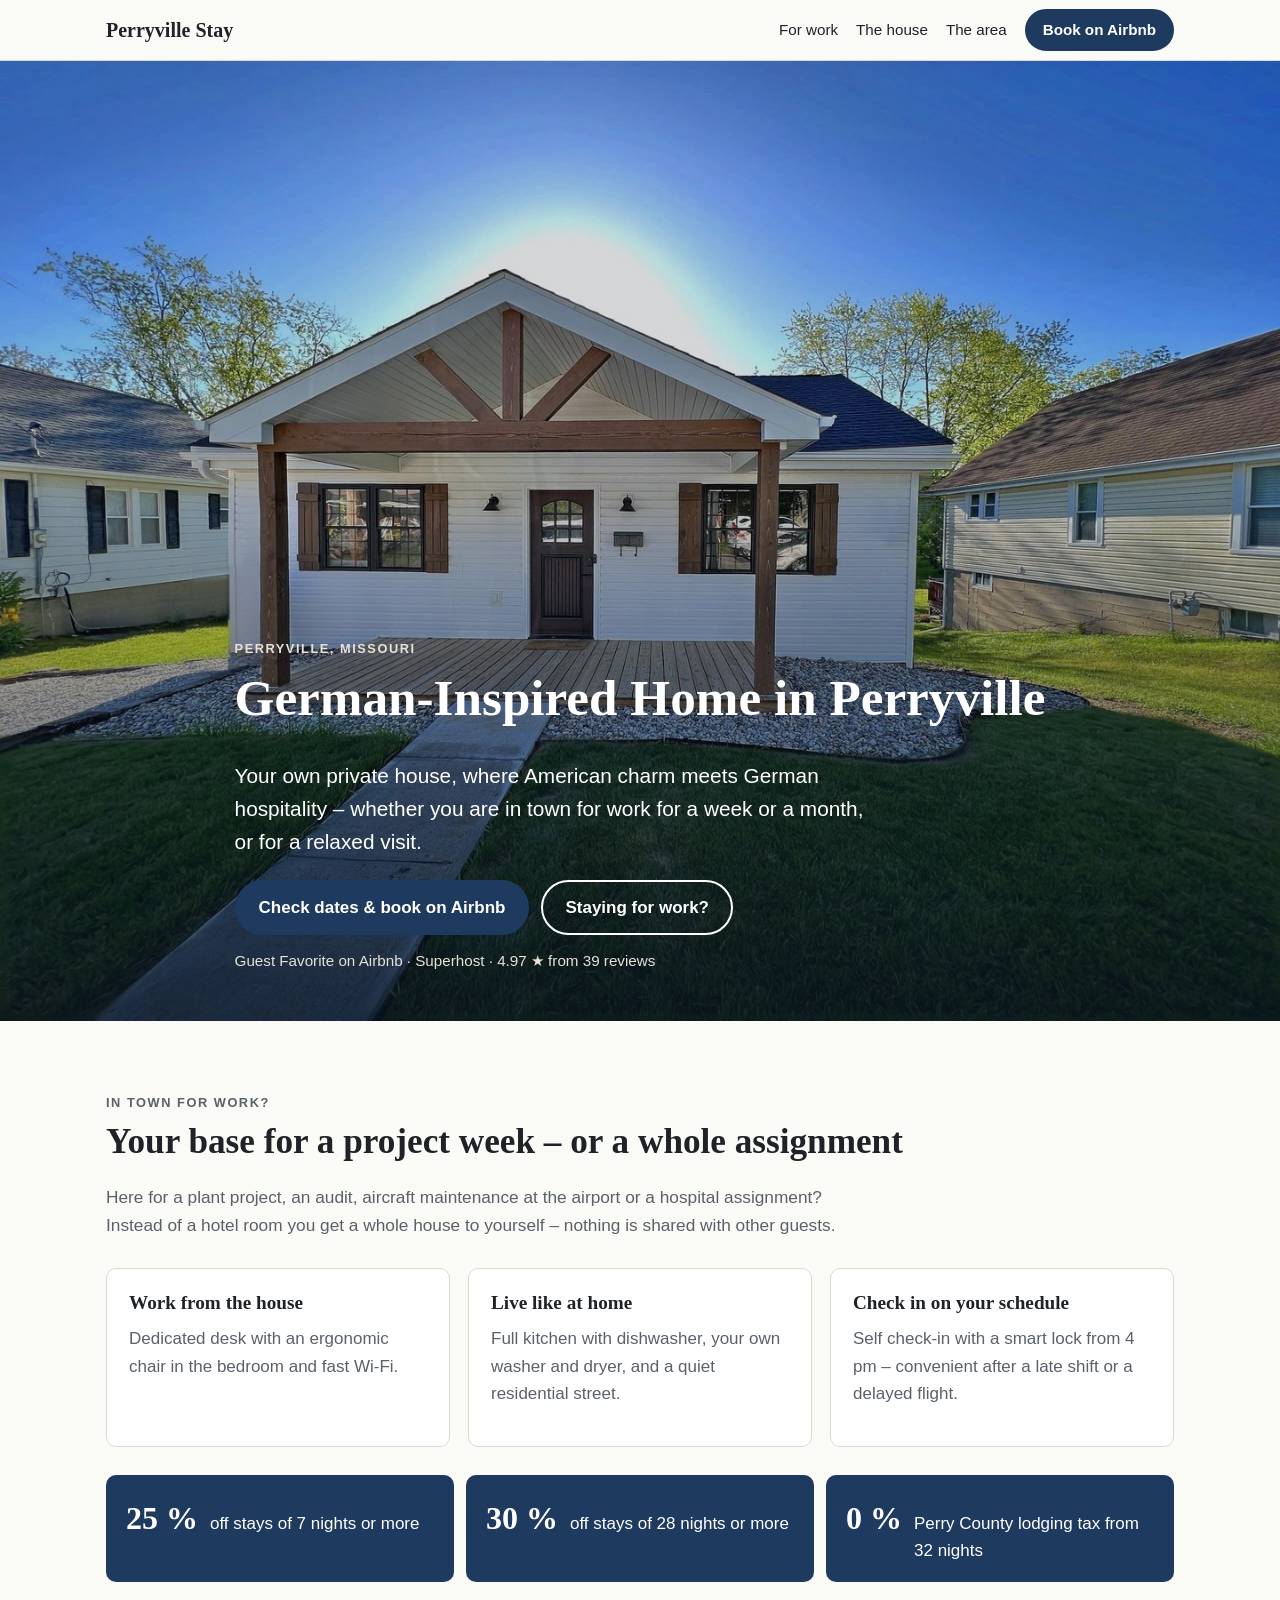
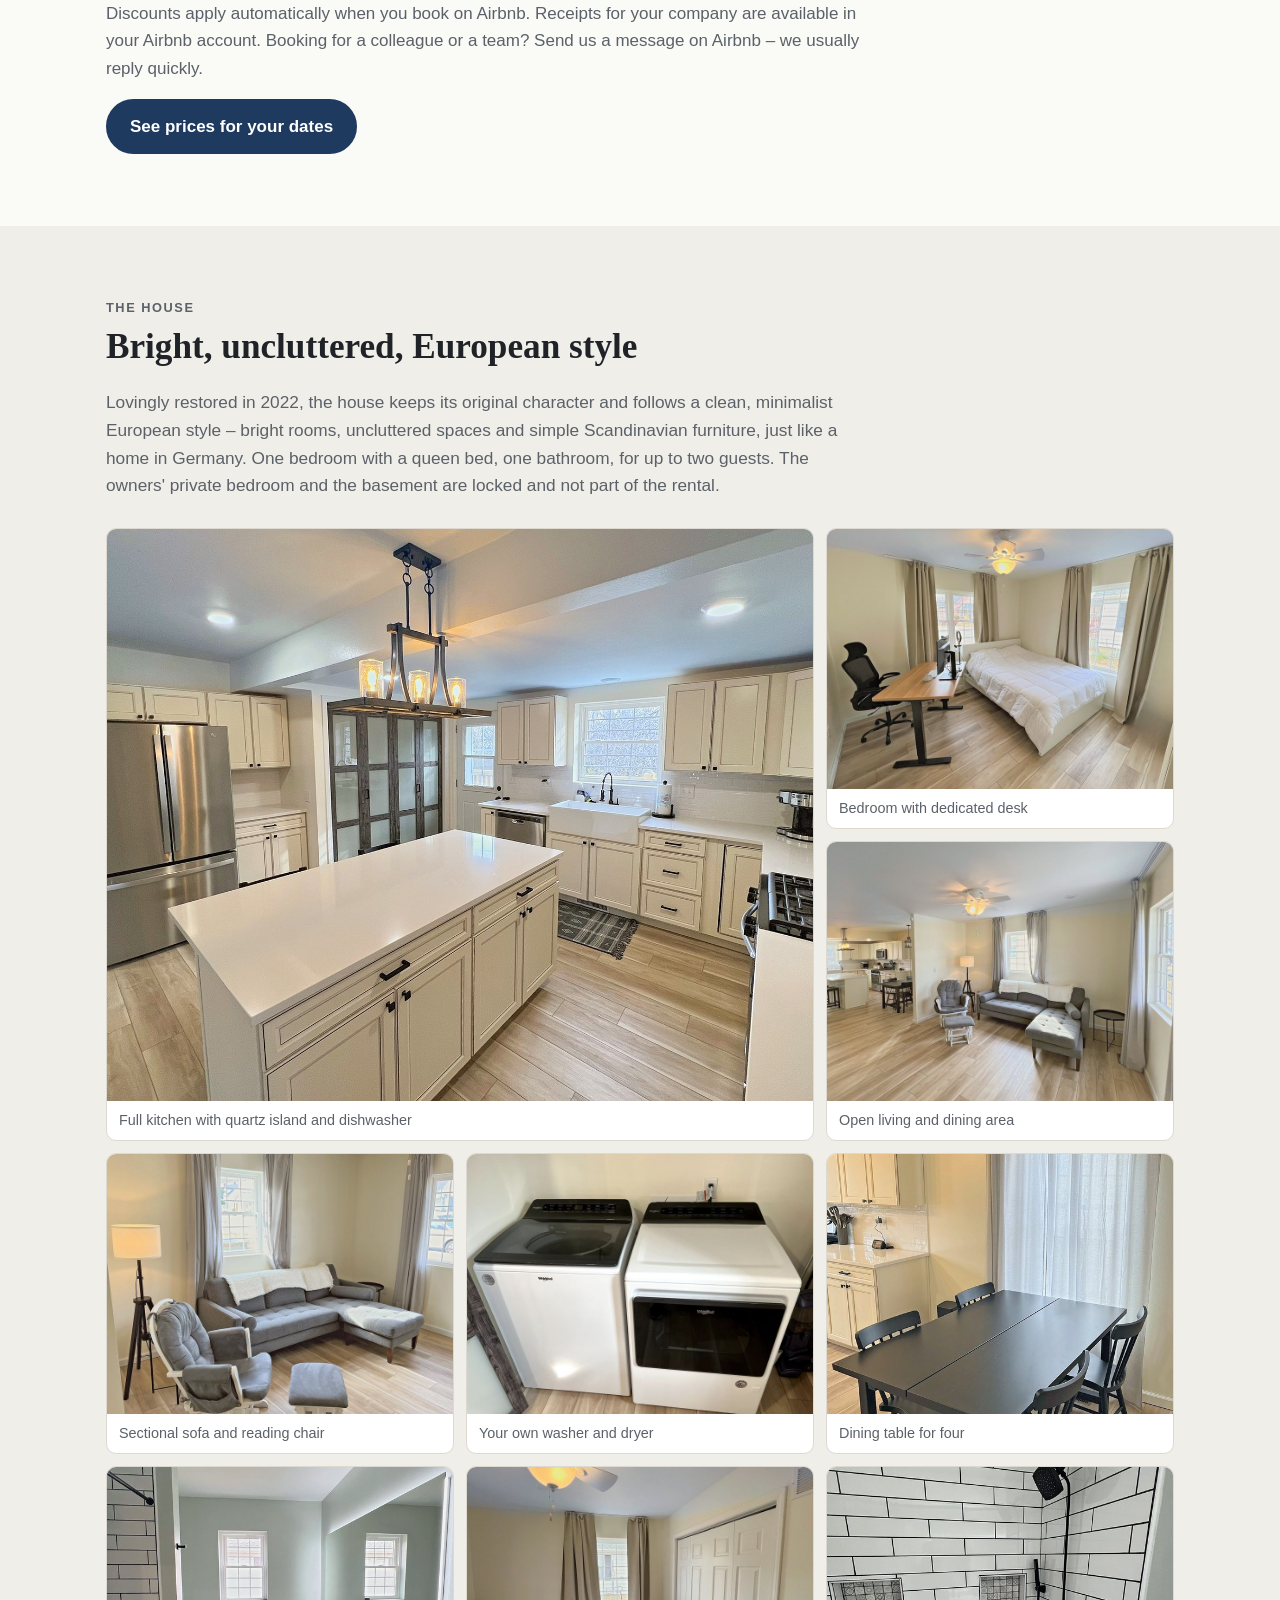
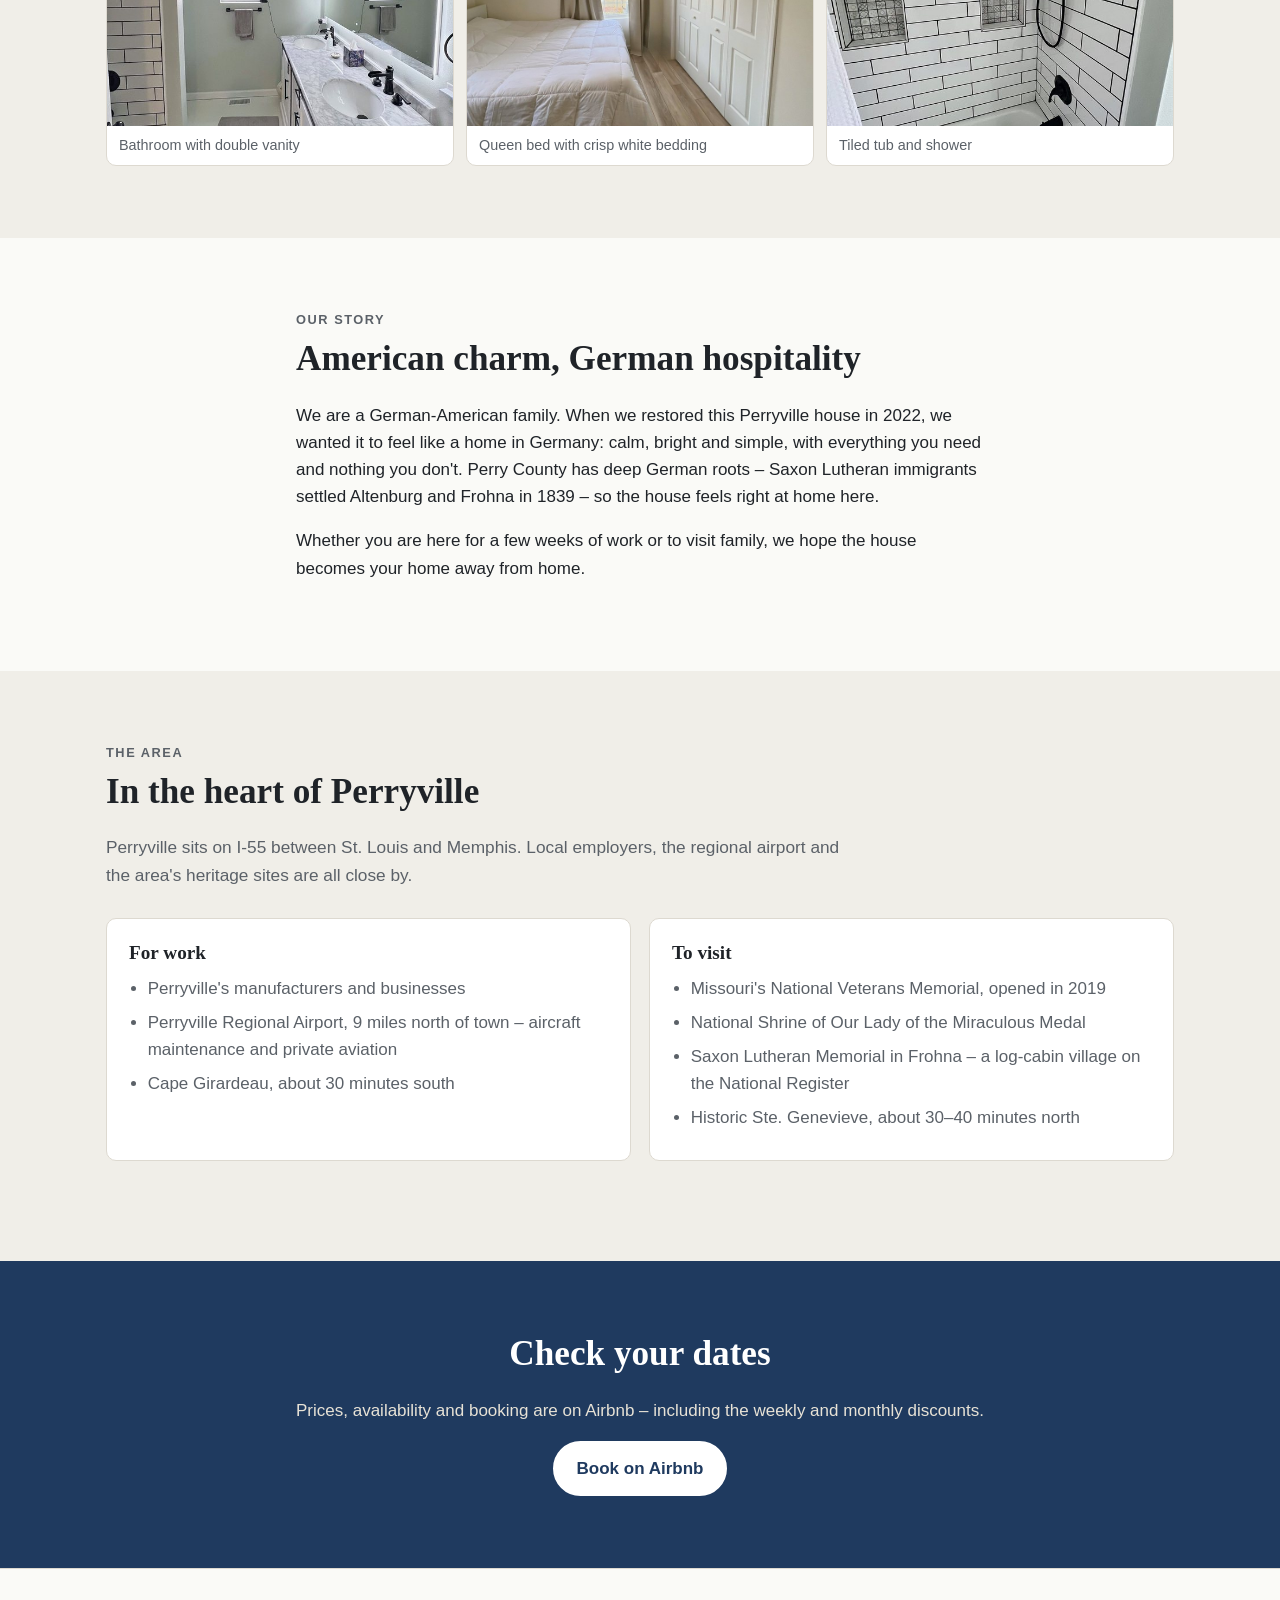
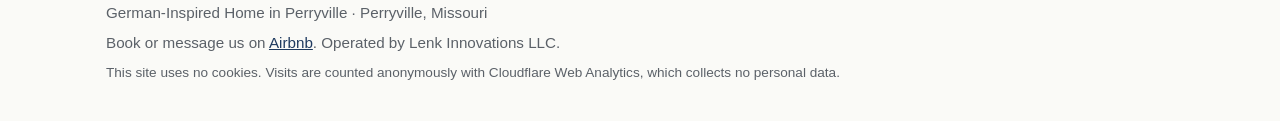
<file: index.html>
<!doctype html>
<html lang="en">
<head>
  <meta charset="utf-8">
  <meta name="viewport" content="width=device-width, initial-scale=1">
  <title>German-Inspired Home in Perryville, Missouri – Perryville Stay</title>
  <meta name="description" content="Your own private house in Perryville, Missouri – ideal if you are in town for work for a week or a month. Dedicated desk, fast Wi-Fi, washer and dryer, full kitchen. Weekly 25 % and monthly 30 % off. Book on Airbnb.">
  <link rel="canonical" href="https://perryvillestay.com/">
  <link rel="icon" href="/favicon.svg" type="image/svg+xml">
  <link rel="stylesheet" href="/styles.css">
  <meta property="og:type" content="website">
  <meta property="og:title" content="German-Inspired Home in Perryville, Missouri">
  <meta property="og:description" content="In town for work? Stay in a furnished house in Perryville – by the week or month. Weekly 25 % and monthly 30 % off – book on Airbnb.">
  <meta property="og:url" content="https://perryvillestay.com/">
  <meta property="og:image" content="https://perryvillestay.com/images/house.jpg">
  <script type="application/ld+json">
  {
    "@context": "https://schema.org",
    "@type": "VacationRental",
    "name": "German-Inspired Home in Perryville",
    "description": "Entire private house in Perryville, Missouri, for work trips and visits: dedicated desk, fast Wi-Fi, washer and dryer, full kitchen, self check-in.",
    "url": "https://perryvillestay.com/",
    "image": ["https://perryvillestay.com/images/house.jpg", "https://perryvillestay.com/images/kitchen.jpg"],
    "address": {"@type": "PostalAddress", "addressLocality": "Perryville", "addressRegion": "MO", "addressCountry": "US"},
    "containsPlace": {"@type": "Accommodation", "additionalType": "EntirePlace", "numberOfBedrooms": 1, "numberOfBathroomsTotal": 1, "occupancy": {"@type": "QuantitativeValue", "maxValue": 2}},
    "sameAs": ["https://www.airbnb.com/rooms/886866055139580236"]
  }
  </script>
</head>
<body>
  <a class="skip" href="#main">Skip to content</a>

  <header class="topbar">
    <div class="wrap topbar__inner">
      <a class="brand" href="/">Perryville Stay</a>
      <nav class="nav" aria-label="Main">
        <a href="#work">For work</a>
        <a href="#house">The house</a>
        <a href="#area">The area</a>
        <a class="btn btn--small" href="https://www.airbnb.com/rooms/886866055139580236" rel="noopener">Book on Airbnb</a>
      </nav>
    </div>
  </header>

  <main id="main">
    <section class="hero">
      <img class="hero__img" src="/images/house.jpg" srcset="/images/house-800.jpg 800w, /images/house.jpg 1440w" sizes="100vw" alt="White house with a timber-framed front porch on a quiet street in Perryville" fetchpriority="high">
      <div class="hero__overlay">
        <div class="wrap hero__text">
          <p class="eyebrow">Perryville, Missouri</p>
          <h1>German-Inspired Home in Perryville</h1>
          <p class="lead">Your own private house, where American charm meets German hospitality – whether you are in town for work for a week or a month, or for a relaxed visit.</p>
          <div class="cta-row">
            <a class="btn" href="https://www.airbnb.com/rooms/886866055139580236" rel="noopener">Check dates &amp; book on Airbnb</a>
            <a class="btn btn--ghost" href="#work">Staying for work?</a>
          </div>
          <p class="badges">Guest Favorite on Airbnb · Superhost · 4.97 ★ from 39 reviews</p>
        </div>
      </div>
    </section>

    <section id="work" class="section">
      <div class="wrap">
        <p class="eyebrow">In town for work?</p>
        <h2>Your base for a project week – or a whole assignment</h2>
        <p class="intro">Here for a plant project, an audit, aircraft maintenance at the airport or a hospital assignment? Instead of a hotel room you get a whole house to yourself – nothing is shared with other guests.</p>
        <div class="grid grid--3">
          <article class="card">
            <h3>Work from the house</h3>
            <p>Dedicated desk with an ergonomic chair in the bedroom and fast Wi-Fi.</p>
          </article>
          <article class="card">
            <h3>Live like at home</h3>
            <p>Full kitchen with dishwasher, your own washer and dryer, and a quiet residential street.</p>
          </article>
          <article class="card">
            <h3>Check in on your schedule</h3>
            <p>Self check-in with a smart lock from 4 pm – convenient after a late shift or a delayed flight.</p>
          </article>
        </div>
        <div class="offer">
          <div class="offer__item"><span class="offer__num">25&nbsp;%</span><span>off stays of 7 nights or more</span></div>
          <div class="offer__item"><span class="offer__num">30&nbsp;%</span><span>off stays of 28 nights or more</span></div>
          <div class="offer__item"><span class="offer__num">0&nbsp;%</span><span>Perry County lodging tax from 32 nights</span></div>
        </div>
        <p class="note">Discounts apply automatically when you book on Airbnb. Receipts for your company are available in your Airbnb account. Booking for a colleague or a team? Send us a message on Airbnb – we usually reply quickly.</p>
        <a class="btn" href="https://www.airbnb.com/rooms/886866055139580236" rel="noopener">See prices for your dates</a>
      </div>
    </section>

    <section id="house" class="section section--alt">
      <div class="wrap">
        <p class="eyebrow">The house</p>
        <h2>Bright, uncluttered, European style</h2>
        <p class="intro">Lovingly restored in 2022, the house keeps its original character and follows a clean, minimalist European style – bright rooms, uncluttered spaces and simple Scandinavian furniture, just like a home in Germany. One bedroom with a queen bed, one bathroom, for up to two guests. The owners' private bedroom and the basement are locked and not part of the rental.</p>
        <div class="gallery">
          <figure class="gallery__wide"><img src="/images/kitchen.jpg" srcset="/images/kitchen-800.jpg 800w, /images/kitchen.jpg 1440w" sizes="(min-width: 900px) 66vw, 100vw" alt="Kitchen with white cabinets, quartz island and stainless appliances" loading="lazy"><figcaption>Full kitchen with quartz island and dishwasher</figcaption></figure>
          <figure><img src="/images/bedroom-desk-800.jpg" alt="Bedroom with queen bed and a desk with an ergonomic chair" loading="lazy"><figcaption>Bedroom with dedicated desk</figcaption></figure>
          <figure><img src="/images/living-dining-800.jpg" alt="Open living and dining area with sectional sofa" loading="lazy"><figcaption>Open living and dining area</figcaption></figure>
          <figure><img src="/images/living-room-800.jpg" alt="Living room with sectional sofa and reading chair" loading="lazy"><figcaption>Sectional sofa and reading chair</figcaption></figure>
          <figure><img src="/images/washer-dryer-800.jpg" alt="Washer and dryer" loading="lazy"><figcaption>Your own washer and dryer</figcaption></figure>
          <figure><img src="/images/dining-800.jpg" alt="Dining table for four next to the kitchen" loading="lazy"><figcaption>Dining table for four</figcaption></figure>
          <figure><img src="/images/bathroom-800.jpg" alt="Bathroom with double vanity and lit mirror" loading="lazy"><figcaption>Bathroom with double vanity</figcaption></figure>
          <figure><img src="/images/bed-800.jpg" alt="Queen bed with white bedding" loading="lazy"><figcaption>Queen bed with crisp white bedding</figcaption></figure>
          <figure><img src="/images/shower-800.jpg" alt="Tiled tub and shower" loading="lazy"><figcaption>Tiled tub and shower</figcaption></figure>
        </div>
      </div>
    </section>

    <section id="story" class="section">
      <div class="wrap narrow">
        <p class="eyebrow">Our story</p>
        <h2>American charm, German hospitality</h2>
        <p>We are a German-American family. When we restored this Perryville house in 2022, we wanted it to feel like a home in Germany: calm, bright and simple, with everything you need and nothing you don't. Perry County has deep German roots – Saxon Lutheran immigrants settled Altenburg and Frohna in 1839 – so the house feels right at home here.</p>
        <p>Whether you are here for a few weeks of work or to visit family, we hope the house becomes your home away from home.</p>
      </div>
    </section>

    <section id="area" class="section section--alt">
      <div class="wrap">
        <p class="eyebrow">The area</p>
        <h2>In the heart of Perryville</h2>
        <p class="intro">Perryville sits on I-55 between St. Louis and Memphis. Local employers, the regional airport and the area's heritage sites are all close by.</p>
        <div class="grid grid--2">
          <article class="card">
            <h3>For work</h3>
            <ul>
              <li>Perryville's manufacturers and businesses</li>
              <li>Perryville Regional Airport, 9 miles north of town – aircraft maintenance and private aviation</li>
              <li>Cape Girardeau, about 30 minutes south</li>
            </ul>
          </article>
          <article class="card">
            <h3>To visit</h3>
            <ul>
              <li>Missouri's National Veterans Memorial, opened in 2019</li>
              <li>National Shrine of Our Lady of the Miraculous Medal</li>
              <li>Saxon Lutheran Memorial in Frohna – a log-cabin village on the National Register</li>
              <li>Historic Ste. Genevieve, about 30–40 minutes north</li>
            </ul>
          </article>
        </div>
      </div>
    </section>

    <section class="section cta-final">
      <div class="wrap narrow center">
        <h2>Check your dates</h2>
        <p>Prices, availability and booking are on Airbnb – including the weekly and monthly discounts.</p>
        <a class="btn" href="https://www.airbnb.com/rooms/886866055139580236" rel="noopener">Book on Airbnb</a>
      </div>
    </section>
  </main>

  <footer class="footer">
    <div class="wrap footer__inner">
      <p>German-Inspired Home in Perryville · Perryville, Missouri</p>
      <p>Book or message us on <a href="https://www.airbnb.com/rooms/886866055139580236" rel="noopener">Airbnb</a>. Operated by Lenk Innovations LLC.</p>
      <p class="small">This site uses no cookies. Visits are counted anonymously with Cloudflare Web Analytics, which collects no personal data.</p>
    </div>
  </footer>
</body>
</html>
</file>
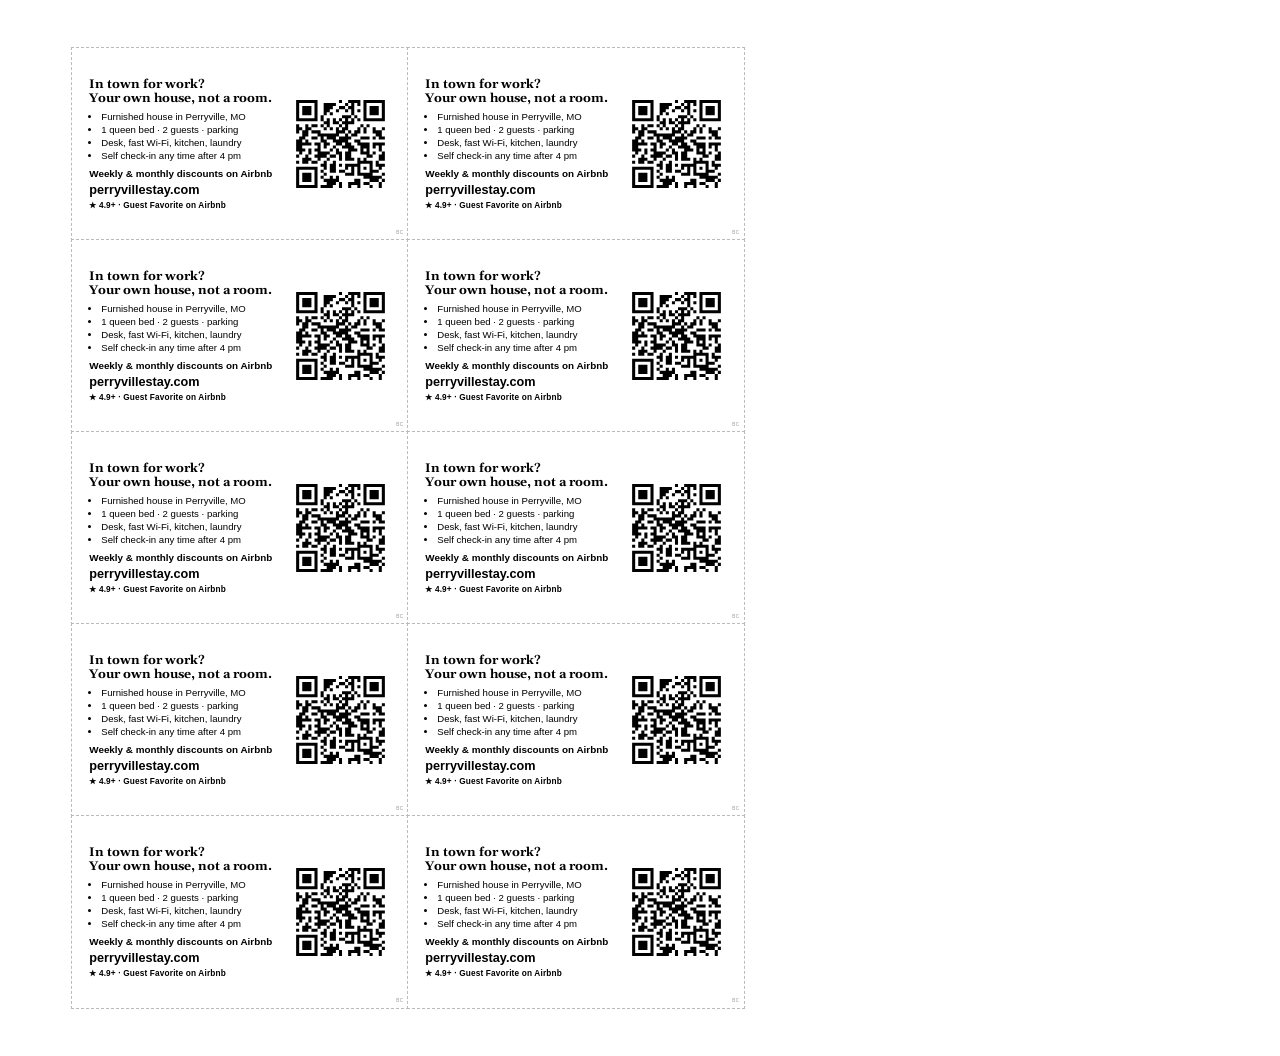
<file: print/cards-bw.html>
<!doctype html>
<html lang="en">
<head>
<meta charset="utf-8">
<title>Business cards (black and white) – German-Inspired Home in Perryville</title>
<style>
  /* Black-and-white business cards for laser printers, 10 per sheet.
     US Letter, US cards 3.5 x 2 in, 0.75 in side / 0.5 in top margins.
     Compare with the template of your perforated card sheets before printing. */
  @page { margin: 0; }
  * { box-sizing: border-box; }
  html, body { margin: 0; padding: 0; background: #fff; }
  body { font-family: "Helvetica Neue", Arial, sans-serif; color: #000; }
  .sheet { display: grid; }
  .card { display: flex; align-items: center; outline: .4pt dashed #bbb; background: #fff; }
  .text { flex: 1; min-width: 0; }
  .eyebrow { letter-spacing: .14em; text-transform: uppercase; font-weight: 700; margin: 0 0 2pt; color: #333; }
  h1 { font-family: "Gelasio", Georgia, serif; line-height: 1.1; margin: 0 0 4pt; font-weight: 700; }
  ul { margin: 0 0 4pt; padding-left: 9pt; line-height: 1.35; }
  .offer { font-weight: 700; margin: 0 0 3pt; }
  .url { font-weight: 700; margin: 0; }
  .qr { flex: none; background: #fff; }
  .qr img { width: 100%; height: 100%; display: block; }
  /* Letter / US */
  .letter .sheet { width: 8.5in; height: 11in; padding: .5in .75in; grid-template-columns: 3.5in 3.5in; grid-template-rows: repeat(5, 2in); }
  .letter .card { width: 3.5in; height: 2in; padding: .16in .18in; gap: .14in; }
  .letter .qr { width: 1.05in; height: 1.05in; }
  .letter .eyebrow { font-size: 6.5pt; } .letter h1 { font-size: 9.3pt; } .letter ul { font-size: 7.2pt; } .letter .offer { font-size: 7.4pt; } .letter .url { font-size: 9.5pt; }
  /* Small code in the corner showing which tracking QR code this print carries (perryvillestay.com/q/<code>). */
  .qr-tag { position: absolute; right: .05in; bottom: .05in; font: 3.5pt/1 "Helvetica Neue", Arial, sans-serif; color: #999; letter-spacing: .04em; }
  /* Gelasio (SIL Open Font License, fonts/Gelasio-OFL-LICENSE.txt), metrically close to Georgia, embedded so every PDF uses the same serif. */
  @font-face { font-family: "Gelasio"; src: url("fonts/gelasio-latin-600-normal.woff2") format("woff2"); font-weight: 400 600; }
  @font-face { font-family: "Gelasio"; src: url("fonts/gelasio-latin-700-normal.woff2") format("woff2"); font-weight: 700 900; }
  p, li, h1, h2, h3 { text-wrap: pretty; }
  .nw { white-space: nowrap; }
  .rating { font-size: 6.2pt; font-weight: 700; margin: 2pt 0 0; letter-spacing: .02em; }
</style>
</head>
<body>
<div class="sheet" id="sheet"></div>
<template id="tpl">
  <div class="card">
    <div class="text">
      <h1>In town for work?<br>Your own house, not a room.</h1>
      <ul>
        <li>Furnished house in Perryville, MO</li>
        <li>1 queen bed · 2 guests · parking</li>
        <li>Desk, fast <span class="nw">Wi-Fi</span>, kitchen, laundry</li>
        <li>Self check-in any time after 4 pm</li>
      </ul>
      <p class="offer">Weekly &amp; monthly discounts on Airbnb</p>
      <p class="url">perryvillestay.com</p>
      <p class="rating">★ 4.9+ · Guest Favorite on Airbnb</p>
    </div>
    <div class="qr"><img src="qr-q-card.svg" alt="QR code to perryvillestay.com"></div>
  </div>
</template>
<script>
  const paper = 'letter';
  document.body.classList.add(paper);
  const s = document.getElementById('sheet'), t = document.getElementById('tpl');
  for (let i = 0; i < 10; i++) s.appendChild(t.content.cloneNode(true));
</script>
<script>
  // ?qr=tg|mercy|gilster|air|chamber|shrine prints the cards with a location-specific QR code (perryvillestay.com/q/card-<code>).
  const qrLoc = new URLSearchParams(location.search).get('qr');
  if (qrLoc && /^[a-z]+$/.test(qrLoc)) document.querySelectorAll('.qr img').forEach(img => img.src = 'qr-q-card-' + qrLoc + '.svg');
</script>
<script>
  // Label each page/card with its QR code name, read from the QR image file (qr-q-<code>.svg).
  document.querySelectorAll('.qr img').forEach(img => {
    const m = (img.getAttribute('src') || '').match(/qr-q-([a-z-]+)\.svg/);
    const box = img.closest('.page, .card');
    if (!m || !box) return;
    if (getComputedStyle(box).position === 'static') box.style.position = 'relative';
    const t = document.createElement('span'); t.className = 'qr-tag'; const LABEL = {"flyer": "FL", "bw": "BW", "board": "TB", "half": "HF", "rack": "RK", "rack-visit": "RV", "rack-shrine": "RS", "photo": "PC", "card": "BC", "tg": "FT", "mercy": "FM", "gilster": "FG", "air": "FA", "chamber": "FC", "shrine": "FS", "card-tg": "CT", "card-mercy": "CM", "card-gilster": "CG", "card-air": "CA", "card-chamber": "CC", "card-shrine": "CS"}; t.textContent = LABEL[m[1]] || m[1]; box.appendChild(t);
  });
</script>
</body>
</html>
</file>
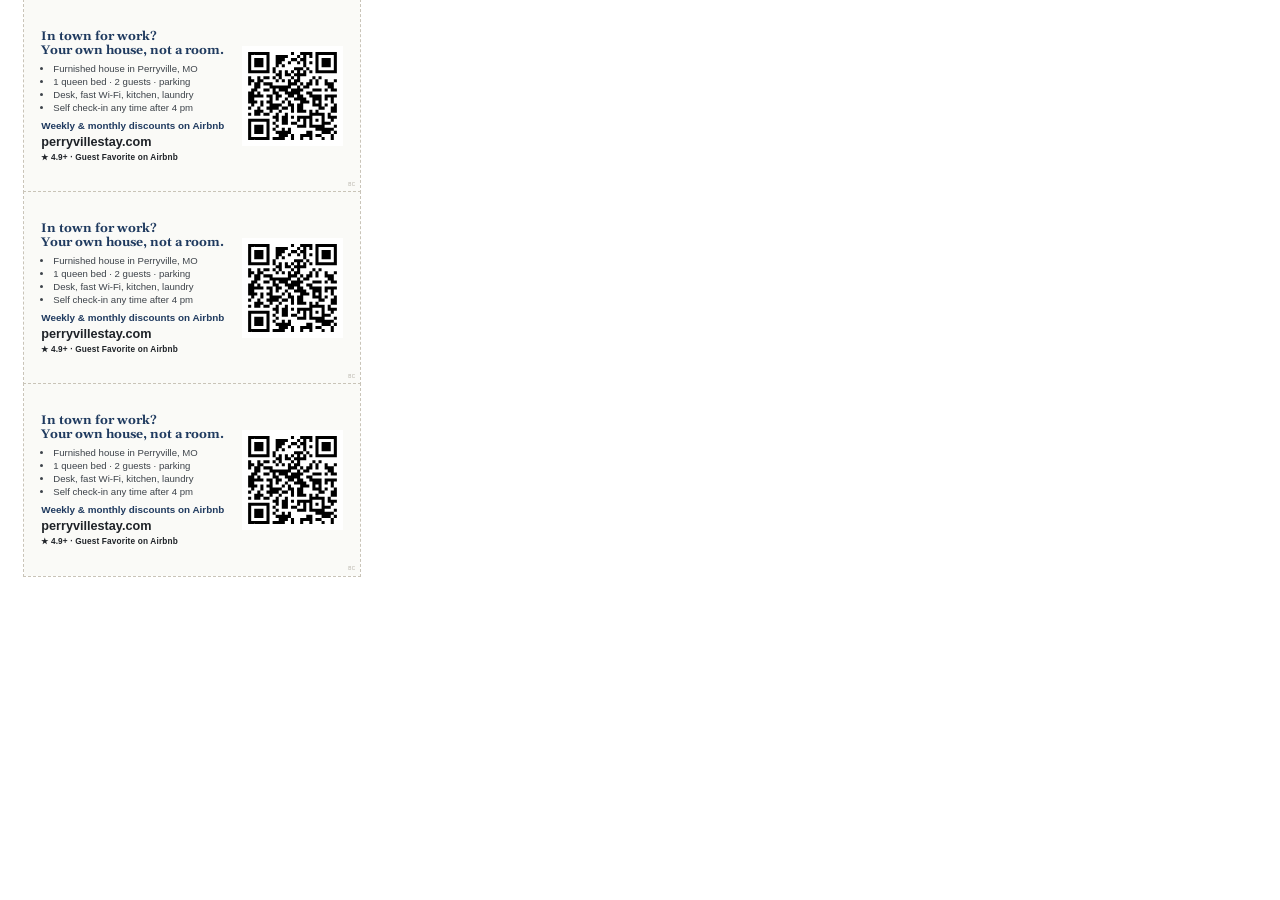
<file: print/cards-photo-4x6.html>
<!doctype html>
<html lang="en">
<head>
<meta charset="utf-8">
<title>Business cards – German-Inspired Home in Perryville</title>
<style>
  /* 4 x 6 in photo print with three 3.5 x 2 in cards (cut along the thin lines). Derived from cards.html.
     10 cards of 3.5 x 2 in on US Letter: 0.75 in side margins, 0.5 in top margin, no gutters (common perforated card-sheet layout – compare with your card stock's template before printing). */
  @page { size: 8.5in 11in; margin: 0; }
  * { box-sizing: border-box; }
  html, body { margin: 0; padding: 0; }
  body { width: 4in; height: 6in; background: #fff; font-family: "Helvetica Neue", Arial, sans-serif; color: #1f2328; -webkit-print-color-adjust: exact; print-color-adjust: exact; }
  .sheet { position: relative; width: 4in; height: 6in; padding: 0 .25in; display: grid; grid-template-columns: 3.5in; grid-template-rows: repeat(3, 2in); }
  .card { width: 3.5in; height: 2in; padding: .16in .18in; display: flex; gap: .14in; align-items: center; background: #fafaf7; outline: .5pt dashed #c9c4b8; }
  .text { flex: 1; min-width: 0; }
  .eyebrow { font-size: 6.5pt; letter-spacing: .14em; text-transform: uppercase; font-weight: 700; color: #6b7178; margin: 0 0 2pt; }
  h1 { font-family: "Gelasio", Georgia, serif; font-size: 9.3pt; line-height: 1.1; margin: 0 0 4pt; color: #1f3a5f; }
  ul { margin: 0 0 4pt; padding-left: 9pt; font-size: 7.2pt; line-height: 1.35; color: #3d434a; }
  .offer { font-size: 7.4pt; font-weight: 700; color: #1f3a5f; margin: 0 0 3pt; }
  .url { font-size: 9.5pt; font-weight: 700; margin: 0; }
  .qr { width: 1.05in; height: 1.05in; flex: none; background: #fff; }
  .qr img { width: 100%; height: 100%; display: block; }
  /* Small code in the corner showing which tracking QR code this print carries (perryvillestay.com/q/<code>). */
  .qr-tag { position: absolute; right: .05in; bottom: .05in; font: 3.5pt/1 "Helvetica Neue", Arial, sans-serif; color: #b3afa6; letter-spacing: .04em; }
  /* Gelasio (SIL Open Font License, fonts/Gelasio-OFL-LICENSE.txt), metrically close to Georgia, embedded so every PDF uses the same serif. */
  @font-face { font-family: "Gelasio"; src: url("fonts/gelasio-latin-600-normal.woff2") format("woff2"); font-weight: 400 600; }
  @font-face { font-family: "Gelasio"; src: url("fonts/gelasio-latin-700-normal.woff2") format("woff2"); font-weight: 700 900; }
  p, li, h1, h2, h3 { text-wrap: pretty; }
  .nw { white-space: nowrap; }
  .rating { font-size: 6.2pt; font-weight: 700; margin: 2pt 0 0; letter-spacing: .02em; }
</style>
</head>
<body>
<div class="sheet" id="sheet"></div>
<template id="tpl">
  <div class="card">
    <div class="text">
      <h1>In town for work?<br>Your own house, not a room.</h1>
      <ul>
        <li>Furnished house in Perryville, MO</li>
        <li>1 queen bed · 2 guests · parking</li>
        <li>Desk, fast <span class="nw">Wi-Fi</span>, kitchen, laundry</li>
        <li>Self check-in any time after 4 pm</li>
      </ul>
      <p class="offer">Weekly &amp; monthly discounts on Airbnb</p>
      <p class="url">perryvillestay.com</p>
      <p class="rating">★ 4.9+ · Guest Favorite on Airbnb</p>
    </div>
    <div class="qr"><img src="qr-q-card.svg" alt="QR code to perryvillestay.com"></div>
  </div>
</template>
<script>
  const s = document.getElementById('sheet'), t = document.getElementById('tpl');
  for (let i = 0; i < 3; i++) s.appendChild(t.content.cloneNode(true));
</script>
<script>
  // ?qr=tg|mercy|gilster|air|chamber|shrine prints the cards with a location-specific QR code (perryvillestay.com/q/card-<code>).
  const qrLoc = new URLSearchParams(location.search).get('qr');
  if (qrLoc && /^[a-z]+$/.test(qrLoc)) document.querySelectorAll('.qr img').forEach(img => img.src = 'qr-q-card-' + qrLoc + '.svg');
</script>
<script>
  // Label each page/card with its QR code name, read from the QR image file (qr-q-<code>.svg).
  document.querySelectorAll('.qr img').forEach(img => {
    const m = (img.getAttribute('src') || '').match(/qr-q-([a-z-]+)\.svg/);
    const box = img.closest('.page, .card');
    if (!m || !box) return;
    if (getComputedStyle(box).position === 'static') box.style.position = 'relative';
    const t = document.createElement('span'); t.className = 'qr-tag'; const LABEL = {"flyer": "FL", "bw": "BW", "board": "TB", "half": "HF", "rack": "RK", "rack-visit": "RV", "rack-shrine": "RS", "photo": "PC", "card": "BC", "tg": "FT", "mercy": "FM", "gilster": "FG", "air": "FA", "chamber": "FC", "shrine": "FS", "card-tg": "CT", "card-mercy": "CM", "card-gilster": "CG", "card-air": "CA", "card-chamber": "CC", "card-shrine": "CS"}; t.textContent = LABEL[m[1]] || m[1]; box.appendChild(t);
  });
</script>
</body>
</html>
</file>
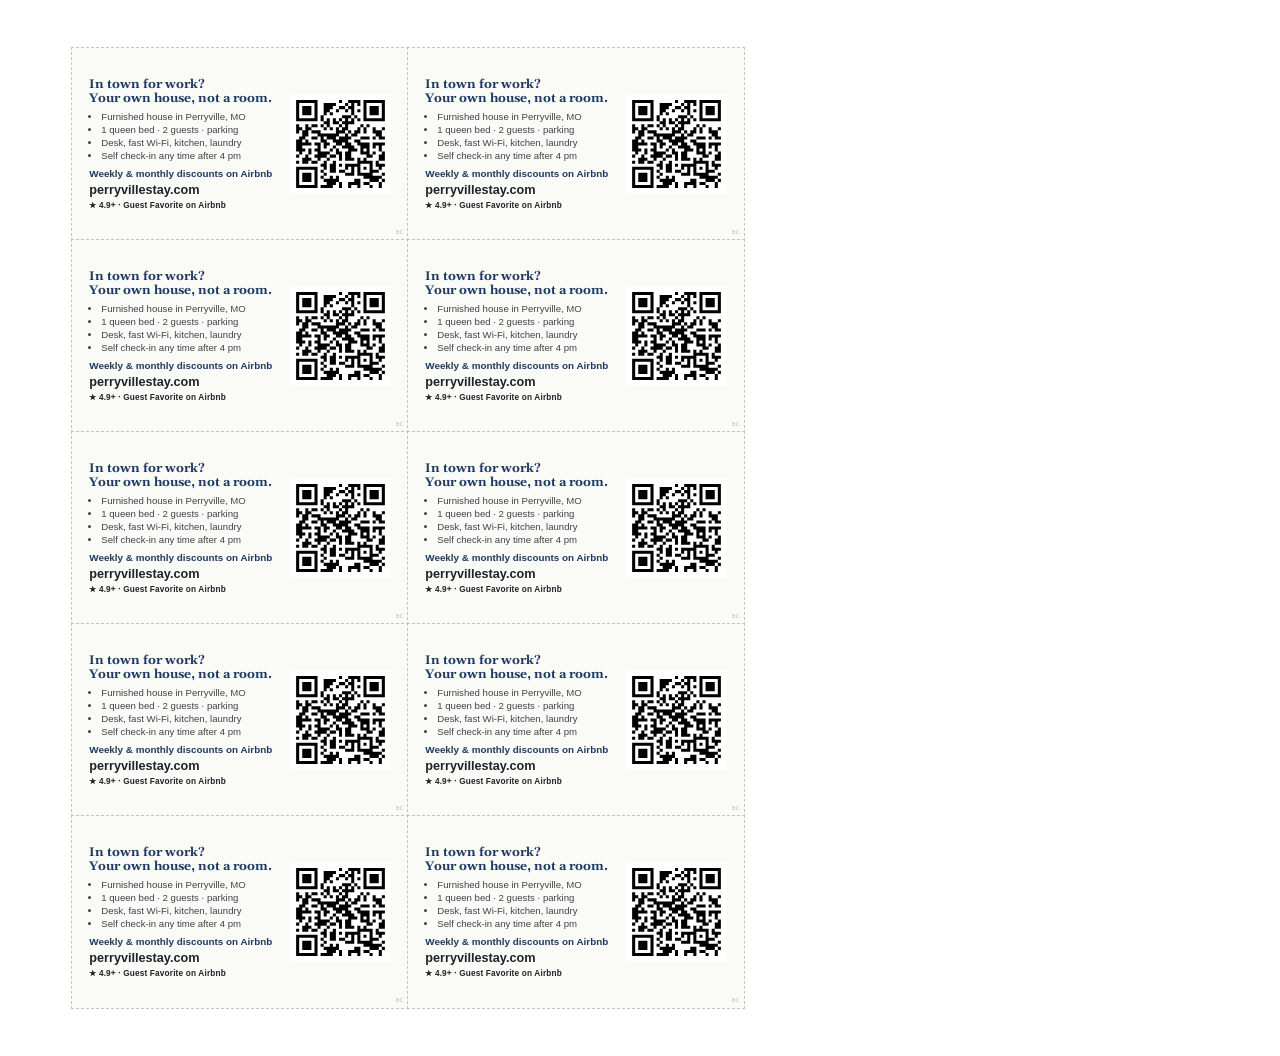
<file: print/cards.html>
<!doctype html>
<html lang="en">
<head>
<meta charset="utf-8">
<title>Business cards – German-Inspired Home in Perryville</title>
<style>
  /* 10 cards of 3.5 x 2 in on US Letter: 0.75 in side margins, 0.5 in top margin, no gutters (common perforated card-sheet layout – compare with your card stock's template before printing). */
  @page { size: 8.5in 11in; margin: 0; }
  * { box-sizing: border-box; }
  html, body { margin: 0; padding: 0; }
  body { width: 8.5in; height: 11in; font-family: "Helvetica Neue", Arial, sans-serif; color: #1f2328; -webkit-print-color-adjust: exact; print-color-adjust: exact; }
  .sheet { position: relative; width: 8.5in; height: 11in; padding: .5in .75in; display: grid; grid-template-columns: 3.5in 3.5in; grid-template-rows: repeat(5, 2in); }
  .card { width: 3.5in; height: 2in; padding: .16in .18in; display: flex; gap: .14in; align-items: center; background: #fafaf7; outline: .5pt dashed #c9c4b8; }
  .text { flex: 1; min-width: 0; }
  .eyebrow { font-size: 6.5pt; letter-spacing: .14em; text-transform: uppercase; font-weight: 700; color: #6b7178; margin: 0 0 2pt; }
  h1 { font-family: "Gelasio", Georgia, serif; font-size: 9.3pt; line-height: 1.1; margin: 0 0 4pt; color: #1f3a5f; }
  ul { margin: 0 0 4pt; padding-left: 9pt; font-size: 7.2pt; line-height: 1.35; color: #3d434a; }
  .offer { font-size: 7.4pt; font-weight: 700; color: #1f3a5f; margin: 0 0 3pt; }
  .url { font-size: 9.5pt; font-weight: 700; margin: 0; }
  .qr { width: 1.05in; height: 1.05in; flex: none; background: #fff; }
  .qr img { width: 100%; height: 100%; display: block; }
  /* Small code in the corner showing which tracking QR code this print carries (perryvillestay.com/q/<code>). */
  .qr-tag { position: absolute; right: .05in; bottom: .05in; font: 3.5pt/1 "Helvetica Neue", Arial, sans-serif; color: #b3afa6; letter-spacing: .04em; }
  /* Gelasio (SIL Open Font License, fonts/Gelasio-OFL-LICENSE.txt), metrically close to Georgia, embedded so every PDF uses the same serif. */
  @font-face { font-family: "Gelasio"; src: url("fonts/gelasio-latin-600-normal.woff2") format("woff2"); font-weight: 400 600; }
  @font-face { font-family: "Gelasio"; src: url("fonts/gelasio-latin-700-normal.woff2") format("woff2"); font-weight: 700 900; }
  p, li, h1, h2, h3 { text-wrap: pretty; }
  .nw { white-space: nowrap; }
  .rating { font-size: 6.2pt; font-weight: 700; margin: 2pt 0 0; letter-spacing: .02em; }
</style>
</head>
<body>
<div class="sheet" id="sheet"></div>
<template id="tpl">
  <div class="card">
    <div class="text">
      <h1>In town for work?<br>Your own house, not a room.</h1>
      <ul>
        <li>Furnished house in Perryville, MO</li>
        <li>1 queen bed · 2 guests · parking</li>
        <li>Desk, fast <span class="nw">Wi-Fi</span>, kitchen, laundry</li>
        <li>Self check-in any time after 4 pm</li>
      </ul>
      <p class="offer">Weekly &amp; monthly discounts on Airbnb</p>
      <p class="url">perryvillestay.com</p>
      <p class="rating">★ 4.9+ · Guest Favorite on Airbnb</p>
    </div>
    <div class="qr"><img src="qr-q-card.svg" alt="QR code to perryvillestay.com"></div>
  </div>
</template>
<script>
  const s = document.getElementById('sheet'), t = document.getElementById('tpl');
  for (let i = 0; i < 10; i++) s.appendChild(t.content.cloneNode(true));
</script>
<script>
  // ?qr=tg|mercy|gilster|air|chamber|shrine prints the cards with a location-specific QR code (perryvillestay.com/q/card-<code>).
  const qrLoc = new URLSearchParams(location.search).get('qr');
  if (qrLoc && /^[a-z]+$/.test(qrLoc)) document.querySelectorAll('.qr img').forEach(img => img.src = 'qr-q-card-' + qrLoc + '.svg');
</script>
<script>
  // Label each page/card with its QR code name, read from the QR image file (qr-q-<code>.svg).
  document.querySelectorAll('.qr img').forEach(img => {
    const m = (img.getAttribute('src') || '').match(/qr-q-([a-z-]+)\.svg/);
    const box = img.closest('.page, .card');
    if (!m || !box) return;
    if (getComputedStyle(box).position === 'static') box.style.position = 'relative';
    const t = document.createElement('span'); t.className = 'qr-tag'; const LABEL = {"flyer": "FL", "bw": "BW", "board": "TB", "half": "HF", "rack": "RK", "rack-visit": "RV", "rack-shrine": "RS", "photo": "PC", "card": "BC", "tg": "FT", "mercy": "FM", "gilster": "FG", "air": "FA", "chamber": "FC", "shrine": "FS", "card-tg": "CT", "card-mercy": "CM", "card-gilster": "CG", "card-air": "CA", "card-chamber": "CC", "card-shrine": "CS"}; t.textContent = LABEL[m[1]] || m[1]; box.appendChild(t);
  });
</script>
</body>
</html>
</file>
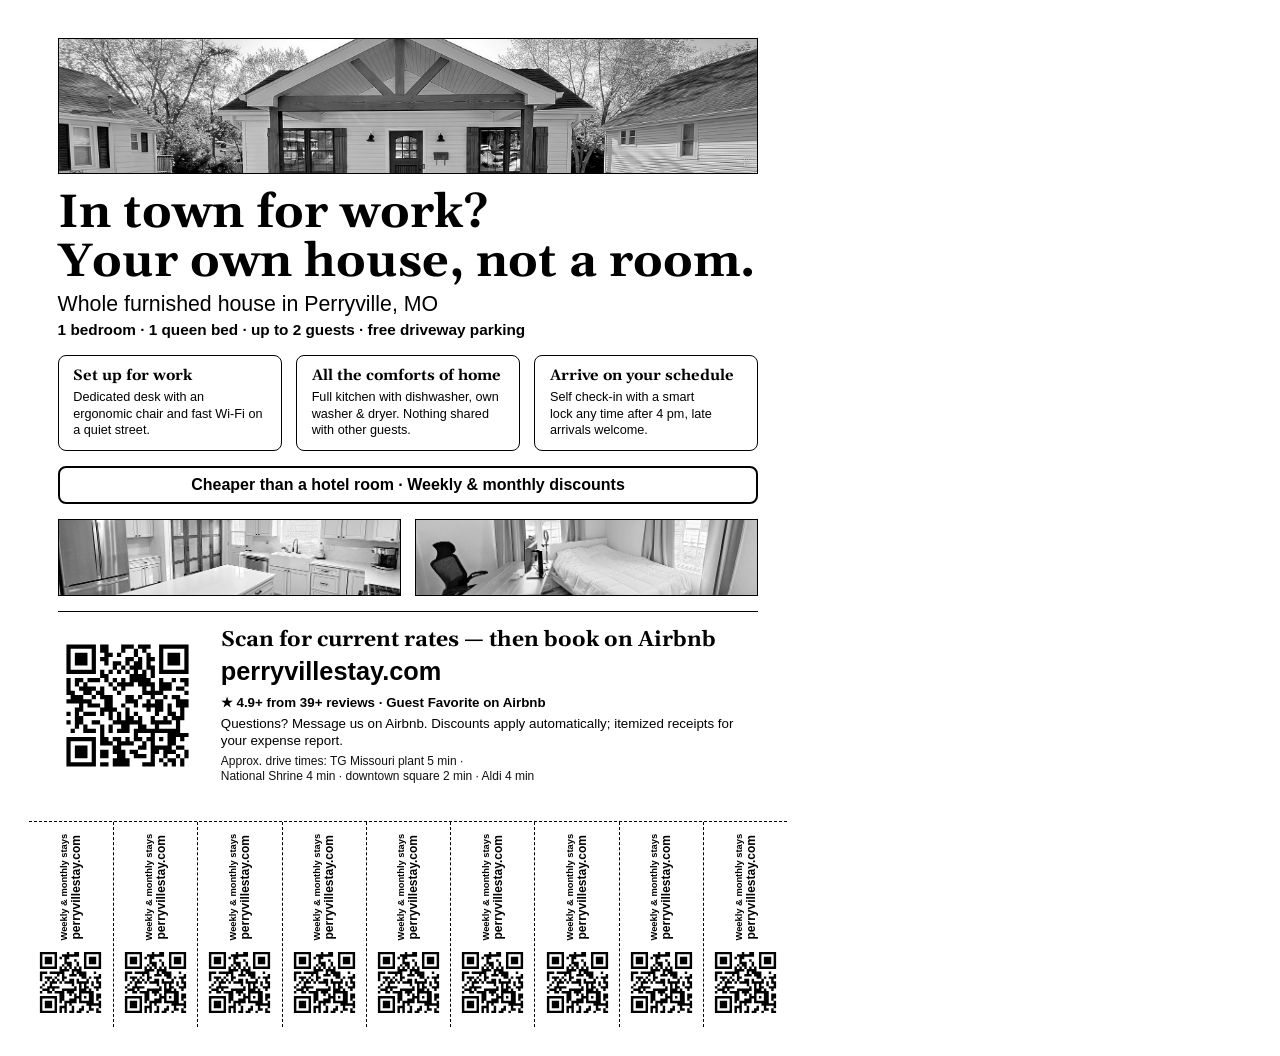
<file: print/flyer-bw-tabs.html>
<!doctype html>
<html lang="en">
<head>
<meta charset="utf-8">
<title>Flyer with tear-off tabs (black and white) – German-Inspired Home in Perryville</title>
<style>
  /* Black-and-white bulletin-board flyer with 9 tear-off tabs at the bottom. US Letter, print at 100 % / actual size.
     Cut from the bottom edge along the dashed lines between the tabs, up to the horizontal dashed line, so people can tear one off.
     Main QR code: perryvillestay.com/q/board, tab QR codes: perryvillestay.com/q/tab (error correction L so the code fits in version 2 with larger modules). */
  @page { margin: 0; }
  * { box-sizing: border-box; }
  html, body { margin: 0; padding: 0; background: #fff; }
  body { font-family: "Helvetica Neue", Arial, sans-serif; color: #000; }
  .page { position: relative; width: 8.5in; height: 11in; display: flex; flex-direction: column; overflow: hidden; padding: .4in .6in 0; gap: .16in; }
  .photo { flex: none; height: 1.41in; background: url("../images/bw/house-flyer-bw.jpg") center 36% / cover no-repeat; border: 1pt solid #000; }
  .eyebrow { font-size: 10pt; letter-spacing: .14em; text-transform: uppercase; font-weight: 700; margin: 0 0 3pt; color: #333; }
  h1 { font-family: "Gelasio", Georgia, serif; font-size: 35pt; line-height: 1.05; margin: 0 0 4pt; font-weight: 700; }
  .sub { font-size: 16pt; margin: 0; }
  .features { display: grid; grid-template-columns: repeat(3, 1fr); gap: .15in; }
  .feature { border: 1pt solid #000; border-radius: 6pt; padding: 8pt 11pt; }
  .feature h3 { font-family: "Gelasio", Georgia, serif; font-size: 11.2pt; margin: 0 0 3pt; }
  .feature p { font-size: 9.5pt; line-height: 1.3; margin: 0; }
  .offers { display: grid; grid-template-columns: repeat(3, 1fr); gap: .15in; }
  .offer { border: 2pt solid #000; border-radius: 6pt; padding: 7pt 11pt; }
  .offer b { display: block; font-family: "Gelasio", Georgia, serif; font-size: 17pt; line-height: 1.05; margin-bottom: 3pt; }
  .offer span { font-size: 9.5pt; line-height: 1.3; }
  .strip { display: grid; grid-template-columns: repeat(2, 1fr); gap: .15in; }
  .strip img { width: 100%; height: .8in; object-fit: cover; display: block; border: .75pt solid #000; }
  .bottom { display: flex; gap: .25in; align-items: center; border-top: 1pt solid #000; padding-top: .14in; }
  .qr { width: 1.45in; height: 1.45in; flex: none; }
  .qr img, .tab-qr img { width: 100%; height: 100%; display: block; }
  .cta h2 { font-family: "Gelasio", Georgia, serif; font-size: 16pt; margin: 0 0 2pt; }
  .cta .url { font-size: 19pt; font-weight: 700; margin: 0 0 4pt; }
  .cta p { font-size: 10pt; margin: 0 0 3pt; line-height: 1.3; }
  .cta .drive { font-size: 9pt; color: #111; margin: 3pt 0 0; text-wrap: balance; }
  /* Tear-off tabs */
  .tabs { margin: auto -.3in .3in; height: 2.15in; border-top: 1pt dashed #000; display: grid; grid-template-columns: repeat(9, 1fr); }
  .tab { border-left: .75pt dashed #000; padding: .12in .06in .1in; display: flex; flex-direction: column; align-items: center; gap: .06in; }
  .tab:first-child { border-left: 0; }
  .tab-qr { width: .74in; height: .74in; flex: none; }
  .tab-text { flex: 1; writing-mode: vertical-rl; transform: rotate(180deg); display: flex; flex-direction: column; justify-content: center; text-align: center; }
  .tab-text b { font-size: 7pt; font-weight: 700; white-space: nowrap; }
  .tab-text span { font-size: 9pt; font-weight: 700; white-space: nowrap; }
  /* Small code in the corner showing which tracking QR code this print carries (perryvillestay.com/q/<code>). */
  .qr-tag { position: absolute; right: .3in; top: .3in; font: 5.0pt/1 "Helvetica Neue", Arial, sans-serif; color: #888; letter-spacing: .04em; }
  .photo .qr-tag { top: auto; left: auto; right: .07in; bottom: .07in; writing-mode: vertical-rl; transform: rotate(180deg); color: rgba(255,255,255,.8); text-shadow: 0 0 1.5px rgba(0,0,0,.6); z-index: 2; }
  .band { margin: 0; border: 2pt solid #000; border-radius: 6pt; padding: 6pt 12pt; font-size: 12pt; font-weight: 700; text-align: center; }
  .facts { font-size: 11.5pt; margin: 3pt 0 0; font-weight: 700; }
  /* Gelasio (SIL Open Font License, fonts/Gelasio-OFL-LICENSE.txt), metrically close to Georgia, embedded so every PDF uses the same serif. */
  @font-face { font-family: "Gelasio"; src: url("fonts/gelasio-latin-600-normal.woff2") format("woff2"); font-weight: 400 600; }
  @font-face { font-family: "Gelasio"; src: url("fonts/gelasio-latin-700-normal.woff2") format("woff2"); font-weight: 700 900; }
  p, li, h1, h2, h3 { text-wrap: pretty; }
  .nw { white-space: nowrap; }
  .cta .rating { font-size: 10pt; font-weight: 700; margin: 0 0 3pt; }
</style>
</head>
<body>
<div class="page">
  <div class="photo"></div>
  <div>
    <h1>In town for work?<br>Your own house, not a room.</h1>
    <p class="sub">Whole furnished house in Perryville, MO</p>
        <p class="facts">1 bedroom · 1 queen bed · up to 2 guests · free driveway parking</p>
  </div>
  <div class="features">
    <div class="feature"><h3>Set up for work</h3><p>Dedicated desk with an ergonomic chair and fast <span class="nw">Wi-Fi</span> on a quiet street.</p></div>
    <div class="feature"><h3>All the comforts of home</h3><p>Full kitchen with dishwasher, own washer &amp; dryer. Nothing shared with other guests.</p></div>
    <div class="feature"><h3>Arrive on your schedule</h3><p>Self check-in with a smart lock any time after 4&nbsp;pm, late arrivals welcome.</p></div>
  </div>
  <p class="band">Cheaper than a hotel room · Weekly &amp; monthly discounts</p>
  <div class="strip">
    <img src="../images/bw/kitchen-bw.jpg" alt="">
    <img src="../images/bw/bedroom-desk-bw.jpg" alt="">
  </div>
  <div class="bottom">
    <div class="qr"><img src="qr-q-board.svg" alt="QR code to perryvillestay.com"></div>
    <div class="cta">
      <h2>Scan for current rates — then book on Airbnb</h2>
      <p class="url">perryvillestay.com</p>
      <p class="rating"><span class="nw">★ 4.9+ from 39+ reviews</span>&nbsp;· <span class="nw">Guest Favorite on Airbnb</span></p>
      <p>Questions? Message us on Airbnb. Discounts apply automatically; itemized receipts for your expense report.</p>
      <p class="drive">Approx. drive times: TG&nbsp;Missouri&nbsp;plant&nbsp;5&nbsp;min&nbsp;· National&nbsp;Shrine&nbsp;4&nbsp;min&nbsp;· downtown&nbsp;square&nbsp;2&nbsp;min&nbsp;· Aldi&nbsp;4&nbsp;min</p>
    </div>
  </div>
  <div class="tabs" id="tabs"></div>
</div>
<template id="tab">
  <div class="tab">
    <div class="tab-text"><b>Weekly &amp; monthly stays</b><span>perryvillestay.com</span></div>
    <div class="tab-qr"><img src="qr-q-tab.svg" alt=""></div>
  </div>
</template>
<script>
  const tabs = document.getElementById('tabs'), tpl = document.getElementById('tab');
  for (let i = 0; i < 9; i++) tabs.appendChild(tpl.content.cloneNode(true));
</script>
<script>
  // Label each page/card with its QR code name, read from the QR image file (qr-q-<code>.svg).
  document.querySelectorAll('.qr img').forEach(img => {
    const m = (img.getAttribute('src') || '').match(/qr-q-([a-z-]+)\.svg/);
    const box = img.closest('.page, .card');
    if (!m || !box) return;
    const host = box.querySelector('.photo') || box;   // inside the photo where there is one
    if (getComputedStyle(host).position === 'static') host.style.position = 'relative';
    const t = document.createElement('span'); t.className = 'qr-tag'; const LABEL = {"flyer": "FL", "bw": "BW", "board": "TB", "half": "HF", "rack": "RK", "rack-visit": "RV", "rack-shrine": "RS", "photo": "PC", "card": "BC", "tg": "FT", "mercy": "FM", "gilster": "FG", "air": "FA", "chamber": "FC", "shrine": "FS", "card-tg": "CT", "card-mercy": "CM", "card-gilster": "CG", "card-air": "CA", "card-chamber": "CC", "card-shrine": "CS"}; t.textContent = LABEL[m[1]] || m[1]; host.appendChild(t);
  });
</script>
</body>
</html>
</file>
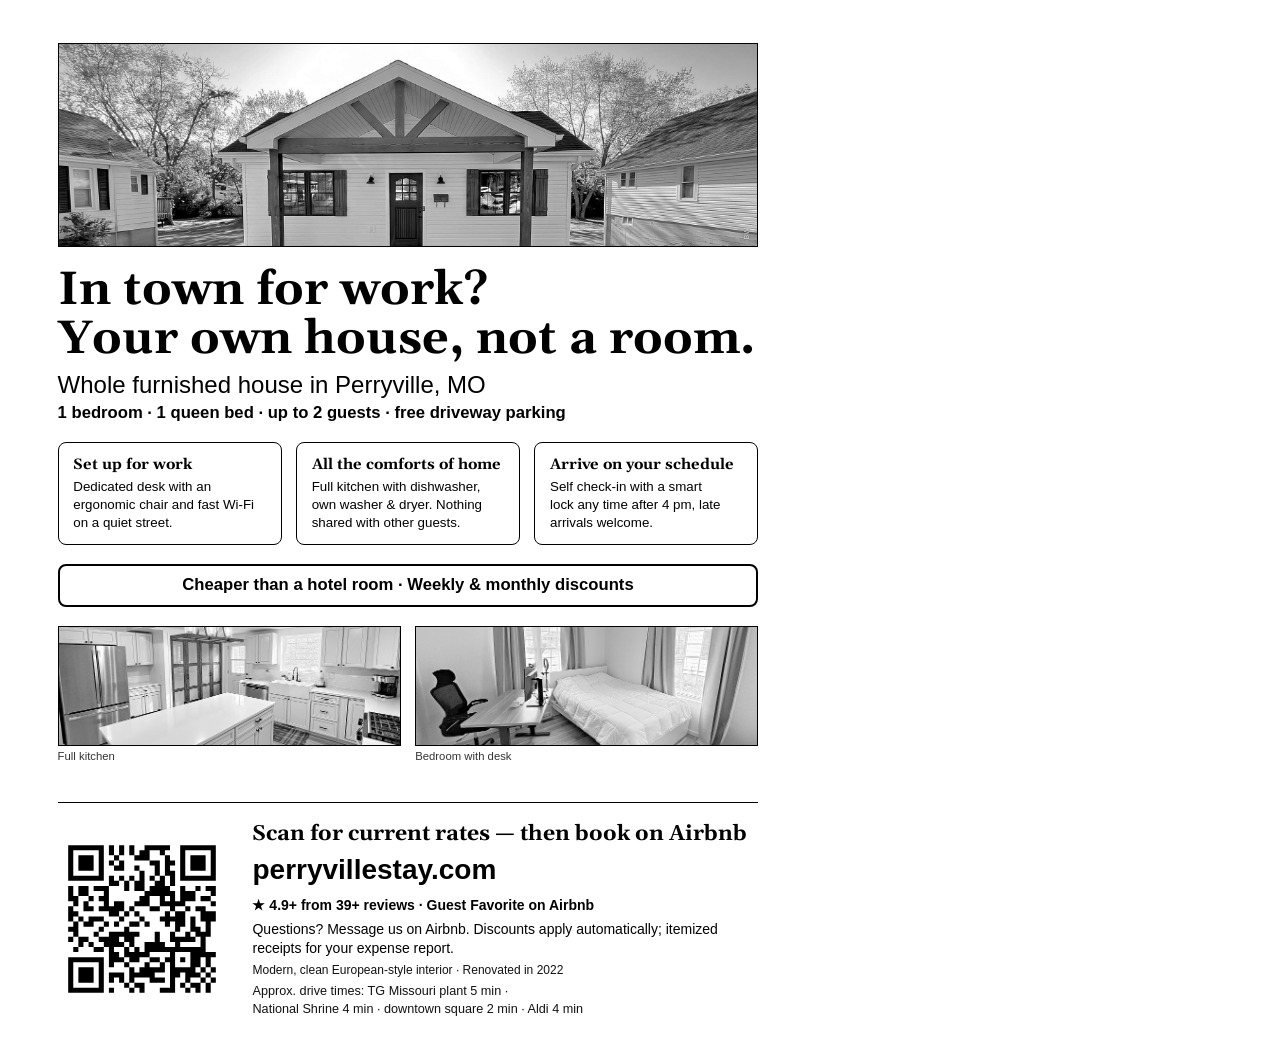
<file: print/flyer-bw.html>
<!doctype html>
<html lang="en">
<head>
<meta charset="utf-8">
<title>Flyer (black and white) – German-Inspired Home in Perryville</title>
<style>
  /* Black-and-white flyer for laser printers: white background, outlined boxes instead of dark fills, grayscale photos.
     US Letter. Print at 100 % / actual size. */
  @page { margin: 0; }
  * { box-sizing: border-box; }
  html, body { margin: 0; padding: 0; background: #fff; }
  body { font-family: "Helvetica Neue", Arial, sans-serif; color: #000; }
  .page { display: flex; flex-direction: column; overflow: hidden; padding: .45in .6in .4in; gap: .2in; }
  .letter .page { width: 8.5in; height: 11in; }
  .photo { flex: none; height: 2.12in; background: url("../images/bw/house-flyer-bw.jpg") center 32% / cover no-repeat; border: 1pt solid #000; }
  .eyebrow { font-size: 10pt; letter-spacing: .14em; text-transform: uppercase; font-weight: 700; margin: 0 0 4pt; color: #333; }
  h1 { font-family: "Gelasio", Georgia, serif; font-size: 35pt; line-height: 1.05; margin: 0 0 5pt; font-weight: 700; }
  .sub { font-size: 18pt; margin: 0; }
  .features { display: grid; grid-template-columns: repeat(3, 1fr); gap: .15in; }
  .feature { border: 1pt solid #000; border-radius: 6pt; padding: 9pt 11pt; }
  .feature h3 { font-family: "Gelasio", Georgia, serif; font-size: 11.2pt; margin: 0 0 3pt; }
  .feature p { font-size: 10pt; line-height: 1.35; margin: 0; }
  .offers { display: grid; grid-template-columns: repeat(3, 1fr); gap: .15in; }
  .offer { border: 2pt solid #000; border-radius: 6pt; padding: 8pt 11pt; }
  .offer b { display: block; font-family: "Gelasio", Georgia, serif; font-size: 21pt; line-height: 1; margin-bottom: 3pt; }
  .offer span { font-size: 10pt; line-height: 1.3; }
  .strip { display: grid; grid-template-columns: repeat(2, 1fr); gap: .15in; }
  .strip figure { margin: 0; }
  .strip img { width: 100%; height: 1.25in; object-fit: cover; display: block; border: .75pt solid #000; }
  .strip figcaption { font-size: 8.5pt; margin-top: 3pt; color: #333; }
  .bottom { display: flex; gap: .28in; align-items: center; margin-top: auto; border-top: 1pt solid #000; padding-top: .18in; }
  .qr { width: 1.75in; height: 1.75in; flex: none; }
  .qr img { width: 100%; height: 100%; display: block; }
  .cta h2 { font-family: "Gelasio", Georgia, serif; font-size: 16pt; margin: 0 0 3pt; }
  .cta .url { font-size: 21pt; font-weight: 700; margin: 0 0 5pt; }
  .cta p { font-size: 10.5pt; margin: 0 0 3pt; line-height: 1.35; }
  .small { font-size: 9pt !important; color: #111; }
  .cta .drive { font-size: 9.5pt; color: #111; margin: 4pt 0 0; text-wrap: balance; }
  /* Small code in the corner showing which tracking QR code this print carries (perryvillestay.com/q/<code>). */
  .qr-tag { position: absolute; right: .34in; bottom: .32in; writing-mode: vertical-rl; transform: rotate(180deg); font: 5.0pt/1 "Helvetica Neue", Arial, sans-serif; color: #888; letter-spacing: .04em; }
  .photo .qr-tag { top: auto; left: auto; right: .07in; bottom: .07in; writing-mode: vertical-rl; transform: rotate(180deg); color: rgba(255,255,255,.8); text-shadow: 0 0 1.5px rgba(0,0,0,.6); z-index: 2; }
  .band { margin: 0; border: 2pt solid #000; border-radius: 6pt; padding: 7pt 12pt; font-size: 12.5pt; font-weight: 700; text-align: center; }
  .facts { font-size: 12.5pt; margin: 3pt 0 0; font-weight: 700; }
  /* Gelasio (SIL Open Font License, fonts/Gelasio-OFL-LICENSE.txt), metrically close to Georgia, embedded so every PDF uses the same serif. */
  @font-face { font-family: "Gelasio"; src: url("fonts/gelasio-latin-600-normal.woff2") format("woff2"); font-weight: 400 600; }
  @font-face { font-family: "Gelasio"; src: url("fonts/gelasio-latin-700-normal.woff2") format("woff2"); font-weight: 700 900; }
  p, li, h1, h2, h3 { text-wrap: pretty; }
  .nw { white-space: nowrap; }
  .cta .rating { font-size: 10.5pt; font-weight: 700; margin: 0 0 4pt; }
</style>
</head>
<body>
<div class="page">
  <div class="photo"></div>
  <div>
    <h1>In town for work?<br>Your own house, not a room.</h1>
    <p class="sub">Whole furnished house in Perryville, MO</p>
        <p class="facts">1 bedroom · 1 queen bed · up to 2 guests · free driveway parking</p>
  </div>
  <div class="features">
    <div class="feature"><h3>Set up for work</h3><p>Dedicated desk with an ergonomic chair and fast <span class="nw">Wi-Fi</span> on a quiet street.</p></div>
    <div class="feature"><h3>All the comforts of home</h3><p>Full kitchen with dishwasher, own washer &amp; dryer. Nothing shared with other guests.</p></div>
    <div class="feature"><h3>Arrive on your schedule</h3><p>Self check-in with a smart lock any time after 4&nbsp;pm, late arrivals welcome.</p></div>
  </div>
  <p class="band">Cheaper than a hotel room · Weekly &amp; monthly discounts</p>
  <div class="strip">
    <figure><img src="../images/bw/kitchen-bw.jpg" alt=""><figcaption>Full kitchen</figcaption></figure>
    <figure><img src="../images/bw/bedroom-desk-bw.jpg" alt=""><figcaption>Bedroom with desk</figcaption></figure>
  </div>
  <div class="bottom">
    <div class="qr"><img src="qr-q-bw.svg" alt="QR code to perryvillestay.com"></div>
    <div class="cta">
      <h2>Scan for current rates — then book on Airbnb</h2>
      <p class="url">perryvillestay.com</p>
      <p class="rating"><span class="nw">★ 4.9+ from 39+ reviews</span>&nbsp;· <span class="nw">Guest Favorite on Airbnb</span></p>
      <p>Questions? Message us on Airbnb. Discounts apply automatically; itemized receipts for your expense report.</p>
      <p class="small">Modern, clean European-style interior · Renovated in 2022</p>
      <p class="drive">Approx. drive times: TG&nbsp;Missouri&nbsp;plant&nbsp;5&nbsp;min&nbsp;· National&nbsp;Shrine&nbsp;4&nbsp;min&nbsp;· downtown&nbsp;square&nbsp;2&nbsp;min&nbsp;· Aldi&nbsp;4&nbsp;min</p>
</div>
  </div>
</div>
<script>
  document.body.classList.add('letter');
</script>
<script>
  // Label each page/card with its QR code name, read from the QR image file (qr-q-<code>.svg).
  document.querySelectorAll('.qr img').forEach(img => {
    const m = (img.getAttribute('src') || '').match(/qr-q-([a-z-]+)\.svg/);
    const box = img.closest('.page, .card');
    if (!m || !box) return;
    const host = box.querySelector('.photo') || box;   // inside the photo where there is one
    if (getComputedStyle(host).position === 'static') host.style.position = 'relative';
    const t = document.createElement('span'); t.className = 'qr-tag'; const LABEL = {"flyer": "FL", "bw": "BW", "board": "TB", "half": "HF", "rack": "RK", "rack-visit": "RV", "rack-shrine": "RS", "photo": "PC", "card": "BC", "tg": "FT", "mercy": "FM", "gilster": "FG", "air": "FA", "chamber": "FC", "shrine": "FS", "card-tg": "CT", "card-mercy": "CM", "card-gilster": "CG", "card-air": "CA", "card-chamber": "CC", "card-shrine": "CS"}; t.textContent = LABEL[m[1]] || m[1]; host.appendChild(t);
  });
</script>
</body>
</html>
</file>
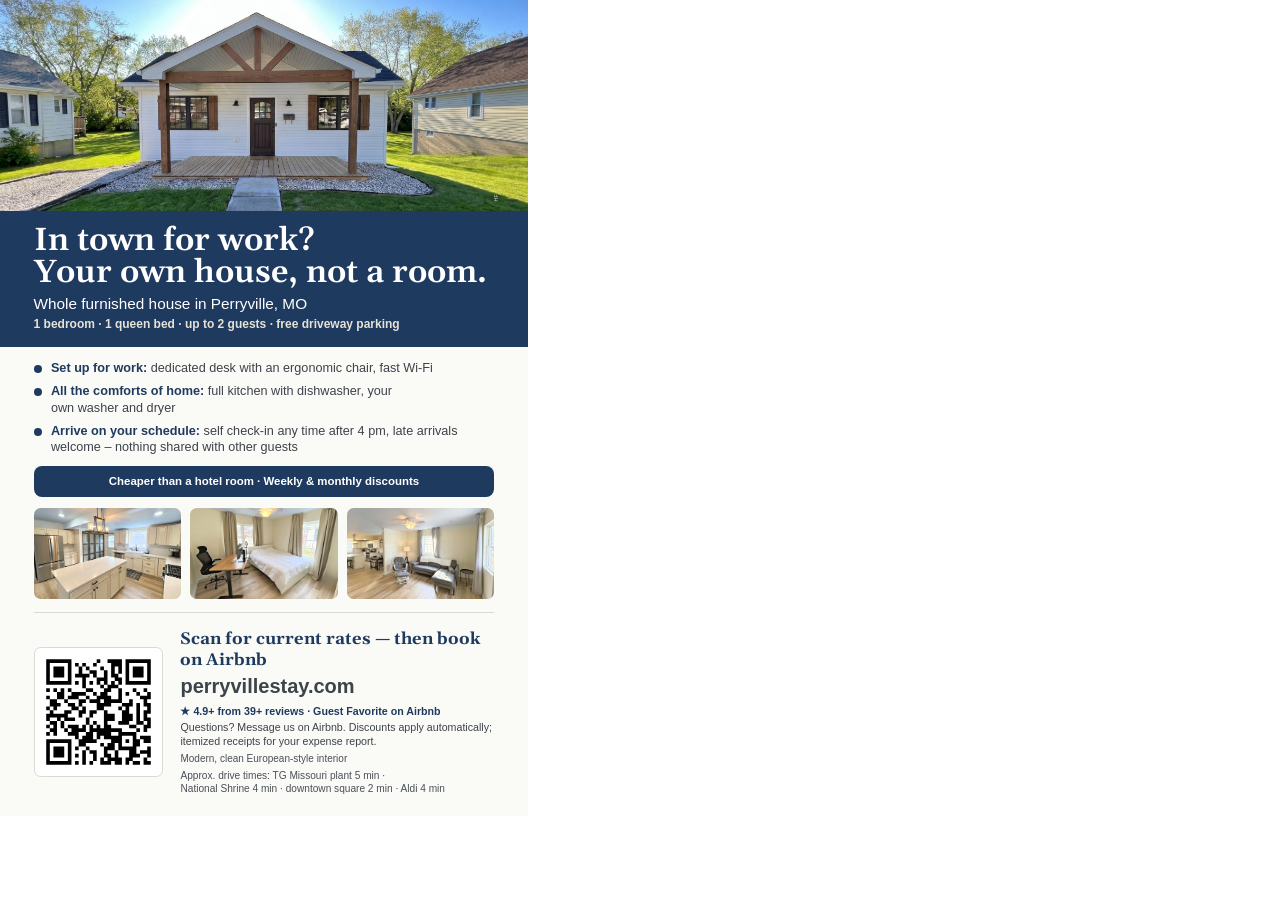
<file: print/flyer-half.html>
<!doctype html>
<html lang="en">
<head>
<meta charset="utf-8">
<title>Half-page flyer – German-Inspired Home in Perryville</title>
<style>
  /* One flyer = 5.5 x 8.5 in (half US Letter). ?up=2 puts two side by side on a landscape Letter sheet with a cut line. */
  @page { margin: 0; }
  * { box-sizing: border-box; }
  html, body { margin: 0; padding: 0; }
  body { font-family: "Helvetica Neue", Arial, sans-serif; color: #1f2328; -webkit-print-color-adjust: exact; print-color-adjust: exact; }
  .sheet { display: flex; }
  .sheet.up2 .page + .page { border-left: .5pt dashed #b9b4a8; }
  .page { width: 5.5in; height: 8.5in; display: flex; flex-direction: column; overflow: hidden; background: #fafaf7; }
  .photo { position: relative; flex: none; height: 2.2in; background: url("../images/house-flyer.jpg") center 42% / cover no-repeat; }
  .photo::after { content: ""; position: absolute; inset: 0; background: linear-gradient(to top, rgba(10,18,30,.85), rgba(10,18,30,0) 60%); }
  .photo .title { position: absolute; left: .35in; right: .35in; bottom: .2in; z-index: 1; color: #fff; }
  .eyebrow { font-size: 7.5pt; letter-spacing: .14em; text-transform: uppercase; font-weight: 700; color: #e7e2d6; margin: 0 0 3pt; }
  h1 { font-family: "Gelasio", Georgia, serif; font-size: 24pt; line-height: 1.02; margin: 0 0 4pt; font-weight: 600; }
  .sub { font-size: 11.5pt; margin: 0; }
  .body { flex: 1; padding: .14in .35in .22in; display: flex; flex-direction: column; gap: .11in; }
  .features { margin: 0; padding: 0; list-style: none; display: grid; gap: 5pt; }
  .features li { font-size: 9.5pt; line-height: 1.3; color: #3d434a; padding-left: 13pt; position: relative; }
  .features li::before { content: ""; position: absolute; left: 0; top: 4pt; width: 6pt; height: 6pt; border-radius: 50%; background: #1f3a5f; }
  .features b { color: #1f3a5f; }
  .offers { display: grid; grid-template-columns: repeat(3, 1fr); gap: .1in; }
  .offer { background: #1f3a5f; color: #fff; border-radius: 6pt; padding: 7pt 8pt; }
  .offer b { display: block; font-family: "Gelasio", Georgia, serif; font-size: 15pt; line-height: 1; margin-bottom: 3pt; }
  .offer span { font-size: 7.5pt; line-height: 1.25; display: block; }
  .strip { display: grid; grid-template-columns: repeat(3, 1fr); gap: .1in; }
  .strip img { width: 100%; height: .95in; object-fit: cover; filter: brightness(1.08) contrast(1.04); border-radius: 5pt; display: block; }
  .bottom { display: flex; gap: .18in; align-items: center; margin-top: auto; border-top: 1px solid #ddd9d0; padding-top: .16in; }
  .qr { width: 1.35in; height: 1.35in; flex: none; background: #fff; padding: 3pt; border-radius: 5pt; border: 1px solid #ddd9d0; }
  .qr img { width: 100%; height: 100%; display: block; }
  .cta h2 { font-family: "Gelasio", Georgia, serif; font-size: 12.5pt; margin: 0 0 2pt; color: #1f3a5f; }
  .cta .url { font-size: 15pt; font-weight: 700; margin: 0 0 4pt; }
  .cta p { font-size: 8pt; margin: 0 0 2pt; color: #3d434a; line-height: 1.3; }
  .small { font-size: 7.5pt !important; color: #4a5058 !important; }
  .cta .drive { font-size: 7.6pt; color: #4a5058; margin: 3pt 0 0; line-height: 1.3; text-wrap: balance; }
  /* Small code in the corner showing which tracking QR code this print carries (perryvillestay.com/q/<code>). */
  .qr-tag { position: absolute; right: .26in; bottom: .32in; writing-mode: vertical-rl; transform: rotate(180deg); font: 4.0pt/1 "Helvetica Neue", Arial, sans-serif; color: #a7a39a; letter-spacing: .04em; }
  .photo .qr-tag { top: auto; left: auto; right: .3in; bottom: .1in; writing-mode: vertical-rl; transform: rotate(180deg); color: rgba(255,255,255,.8); text-shadow: 0 0 1.5px rgba(0,0,0,.6); z-index: 2; }
  .band { margin: 0; background: #1f3a5f; color: #fff; border-radius: 6pt; padding: 6pt 9pt; font-size: 8.6pt; font-weight: 700; text-align: center; line-height: 1.3; }
  .titlebar { flex: none; background: #1f3a5f; color: #fff; padding: .14in .35in .16in; }
  .titlebar .sub { color: #fff; }
  .titlebar .title { position: static; }
  .photo::after { display: none; }
  .facts { font-size: 9pt; margin: 3pt 0 0; color: #e7e2d6; font-weight: 600; }
  /* Gelasio (SIL Open Font License, fonts/Gelasio-OFL-LICENSE.txt), metrically close to Georgia, embedded so every PDF uses the same serif. */
  @font-face { font-family: "Gelasio"; src: url("fonts/gelasio-latin-600-normal.woff2") format("woff2"); font-weight: 400 600; }
  @font-face { font-family: "Gelasio"; src: url("fonts/gelasio-latin-700-normal.woff2") format("woff2"); font-weight: 700 900; }
  p, li, h1, h2, h3 { text-wrap: pretty; }
  .nw { white-space: nowrap; }
  .cta .rating { font-size: 8pt; font-weight: 700; color: #1f3a5f; margin: 0 0 2pt; }
</style>
</head>
<body>
<div class="sheet" id="sheet"></div>
<template id="tpl">
  <div class="page">
    <div class="photo">
    </div>
    <div class="titlebar">
      <div class="title">
        <h1>In town for work?<br>Your own house, not a room.</h1>
        <p class="sub">Whole furnished house in Perryville, MO</p>
        <p class="facts">1 bedroom · 1 queen bed · up to 2 guests · free driveway parking</p>
      </div>
    </div>
    <div class="body">
      <ul class="features">
        <li><b>Set up for work:</b> dedicated desk with an ergonomic chair, fast <span class="nw">Wi-Fi</span></li>
        <li><b>All the comforts of home:</b> full kitchen with dishwasher, your own washer&nbsp;and&nbsp;dryer</li>
        <li><b>Arrive on your schedule:</b> self check-in any time after 4 pm, late arrivals welcome – nothing shared with other guests</li>
      </ul>
      <p class="band">Cheaper than a hotel room · Weekly &amp; monthly discounts</p>
      <div class="strip">
        <img src="../images/kitchen-800.jpg" alt="">
        <img src="../images/bedroom-desk-800.jpg" alt="">
        <img src="../images/living-dining-800.jpg" alt="">
      </div>
      <div class="bottom">
        <div class="qr"><img src="qr-q-half.svg" alt="QR code to perryvillestay.com"></div>
        <div class="cta">
          <h2>Scan for current rates — then book on Airbnb</h2>
          <p class="url">perryvillestay.com</p>
          <p class="rating"><span class="nw">★ 4.9+ from 39+ reviews</span>&nbsp;· <span class="nw">Guest Favorite on Airbnb</span></p>
          <p>Questions? Message us on Airbnb. Discounts apply automatically; itemized receipts for your expense report.</p>
          <p class="small">Modern, clean European-style interior</p>
          <p class="drive">Approx. drive times: TG&nbsp;Missouri&nbsp;plant&nbsp;5&nbsp;min&nbsp;· National&nbsp;Shrine&nbsp;4&nbsp;min&nbsp;· downtown&nbsp;square&nbsp;2&nbsp;min&nbsp;· Aldi&nbsp;4&nbsp;min</p>
</div>
      </div>
    </div>
  </div>
</template>
<script>
  const up = new URLSearchParams(location.search).get('up') === '2' ? 2 : 1;
  const s = document.getElementById('sheet'), t = document.getElementById('tpl');
  if (up === 2) s.classList.add('up2');
  for (let i = 0; i < up; i++) s.appendChild(t.content.cloneNode(true));
</script>
<script>
  // Label each page/card with its QR code name, read from the QR image file (qr-q-<code>.svg).
  document.querySelectorAll('.qr img').forEach(img => {
    const m = (img.getAttribute('src') || '').match(/qr-q-([a-z-]+)\.svg/);
    const box = img.closest('.page, .card');
    if (!m || !box) return;
    const host = box.querySelector('.photo') || box;   // inside the photo where there is one
    if (getComputedStyle(host).position === 'static') host.style.position = 'relative';
    const t = document.createElement('span'); t.className = 'qr-tag'; const LABEL = {"flyer": "FL", "bw": "BW", "board": "TB", "half": "HF", "rack": "RK", "rack-visit": "RV", "rack-shrine": "RS", "photo": "PC", "card": "BC", "tg": "FT", "mercy": "FM", "gilster": "FG", "air": "FA", "chamber": "FC", "shrine": "FS", "card-tg": "CT", "card-mercy": "CM", "card-gilster": "CG", "card-air": "CA", "card-chamber": "CC", "card-shrine": "CS"}; t.textContent = LABEL[m[1]] || m[1]; host.appendChild(t);
  });
</script>
</body>
</html>
</file>
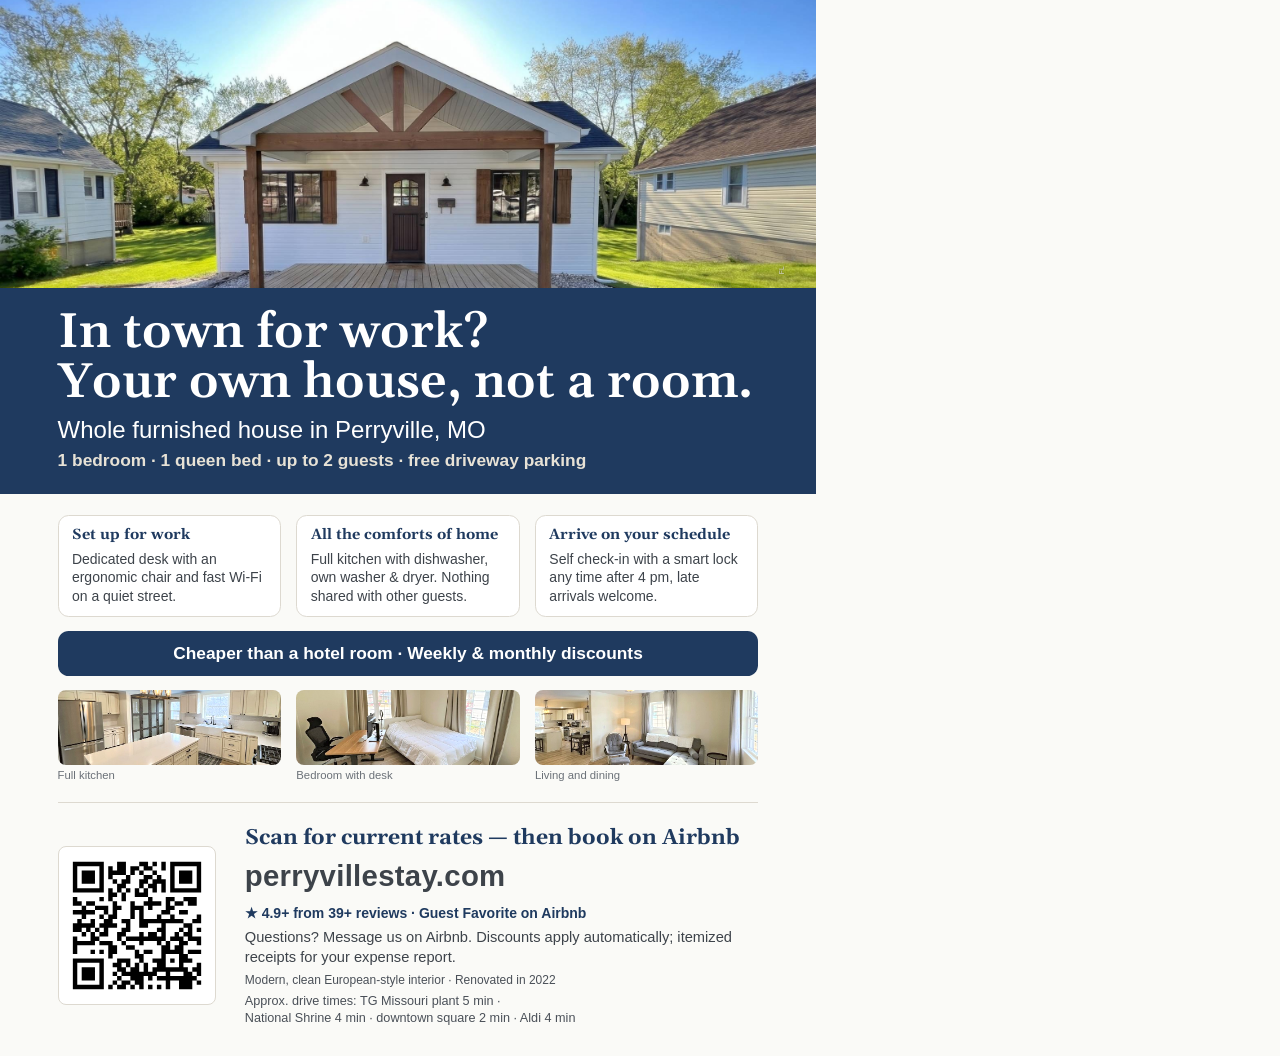
<file: print/flyer.html>
<!doctype html>
<html lang="en">
<head>
<meta charset="utf-8">
<title>Flyer – German-Inspired Home in Perryville</title>
<style>
  @page { size: 8.5in 11in; margin: 0; }
  * { box-sizing: border-box; }
  html, body { margin: 0; padding: 0; }
  body { width: 8.5in; height: 11in; font-family: "Helvetica Neue", Arial, sans-serif; color: #1f2328; background: #fafaf7; -webkit-print-color-adjust: exact; print-color-adjust: exact; }
  .page { width: 8.5in; height: 11in; display: flex; flex-direction: column; overflow: hidden; }
  .photo { position: relative; flex: none; height: 3.0in; background: url("../images/house-flyer.jpg") center 30% / cover no-repeat; }
  .photo::after { content: ""; position: absolute; inset: 0; background: linear-gradient(to top, rgba(10,18,30,.82), rgba(10,18,30,0) 55%); }
  .photo .title { position: absolute; left: .6in; right: .6in; bottom: .35in; z-index: 1; color: #fff; }
  .eyebrow { font-size: 11pt; letter-spacing: .14em; text-transform: uppercase; font-weight: 700; color: #e7e2d6; margin: 0 0 6pt; }
  h1 { font-family: "Gelasio", Georgia, serif; font-size: 36.5pt; line-height: 1.02; margin: 0 0 6pt; font-weight: 600; }
  .sub { font-size: 18pt; margin: 0; color: #fff; }
  .body { flex: 1; padding: .22in .6in .3in; display: flex; flex-direction: column; gap: .15in; }
  .features { display: grid; grid-template-columns: repeat(3, 1fr); gap: .16in; }
  .feature { background: #fff; border: 1px solid #ddd9d0; border-radius: 8pt; padding: 7pt 10pt; }
  .feature h3 { font-family: "Gelasio", Georgia, serif; font-size: 11pt; margin: 0 0 4pt; color: #1f3a5f; }
  .feature p { font-size: 10.5pt; line-height: 1.35; margin: 0; color: #3d434a; }
  .offers { display: grid; grid-template-columns: repeat(3, 1fr); gap: .16in; }
  .offer { background: #1f3a5f; color: #fff; border-radius: 8pt; padding: 10pt 12pt; }
  .offer b { display: block; font-family: "Gelasio", Georgia, serif; font-size: 24pt; line-height: 1; margin-bottom: 4pt; }
  .offer span { font-size: 10.5pt; line-height: 1.3; }
  .strip { display: grid; grid-template-columns: repeat(3, 1fr); gap: .16in; }
  .strip figure { margin: 0; }
  .strip img { width: 100%; height: .78in; object-fit: cover; filter: brightness(1.08) contrast(1.04); border-radius: 6pt; display: block; }
  .strip figcaption { font-size: 8.5pt; color: #6b7178; margin-top: 3pt; }
  .bottom { display: flex; gap: .3in; align-items: center; margin-top: auto; border-top: 1px solid #ddd9d0; padding-top: .22in; }
  .qr { width: 1.65in; height: 1.65in; flex: none; background: #fff; padding: 4pt; border-radius: 6pt; border: 1px solid #ddd9d0; }
  .qr img { width: 100%; height: 100%; display: block; }
  .cta h2 { font-family: "Gelasio", Georgia, serif; font-size: 16pt; margin: 0 0 4pt; color: #1f3a5f; }
  .cta .url { font-size: 22pt; font-weight: 700; letter-spacing: .01em; margin: 0 0 6pt; }
  .cta p { font-size: 11pt; margin: 0 0 3pt; color: #3d434a; line-height: 1.35; }
  .small { font-size: 9pt !important; color: #4a5058 !important; }
  .cta .drive { font-size: 9.5pt; color: #4a5058; margin: 4pt 0 0; text-wrap: balance; }
  /* Small code in the corner showing which tracking QR code this print carries (perryvillestay.com/q/<code>). */
  .qr-tag { position: absolute; right: .34in; bottom: .32in; writing-mode: vertical-rl; transform: rotate(180deg); font: 5.0pt/1 "Helvetica Neue", Arial, sans-serif; color: #a7a39a; letter-spacing: .04em; }
  .photo .qr-tag { top: auto; left: auto; right: .32in; bottom: .14in; writing-mode: vertical-rl; transform: rotate(180deg); color: rgba(255,255,255,.8); text-shadow: 0 0 1.5px rgba(0,0,0,.6); z-index: 2; }
  .band { margin: 0; background: #1f3a5f; color: #fff; border-radius: 8pt; padding: 9pt 14pt; font-size: 13pt; font-weight: 700; text-align: center; }
  .titlebar { flex: none; background: #1f3a5f; color: #fff; padding: .22in .6in .24in; }
  .titlebar .sub { color: #fff; }
  .titlebar .title { position: static; }
  .photo::after { display: none; }
  .facts { font-size: 13pt; margin: 4pt 0 0; color: #e7e2d6; font-weight: 600; }
  /* Gelasio (SIL Open Font License, fonts/Gelasio-OFL-LICENSE.txt), metrically close to Georgia, embedded so every PDF uses the same serif. */
  @font-face { font-family: "Gelasio"; src: url("fonts/gelasio-latin-600-normal.woff2") format("woff2"); font-weight: 400 600; }
  @font-face { font-family: "Gelasio"; src: url("fonts/gelasio-latin-700-normal.woff2") format("woff2"); font-weight: 700 900; }
  p, li, h1, h2, h3 { text-wrap: pretty; }
  .nw { white-space: nowrap; }
  .cta .rating { font-size: 10.5pt; font-weight: 700; color: #1f3a5f; margin: 0 0 4pt; }
</style>
</head>
<body>
<div class="page">
  <div class="photo">
  </div>
  <div class="titlebar">
    <div class="title">
      <h1>In town for work?<br>Your own house, not a room.</h1>
      <p class="sub">Whole furnished house in Perryville, MO</p>
        <p class="facts">1 bedroom · 1 queen bed · up to 2 guests · free driveway parking</p>
    </div>
  </div>
  <div class="body">
    <div class="features">
      <div class="feature"><h3>Set up for work</h3><p>Dedicated desk with an ergonomic chair and fast <span class="nw">Wi-Fi</span> on a quiet street.</p></div>
      <div class="feature"><h3>All the comforts of home</h3><p>Full kitchen with dishwasher, own washer &amp; dryer. Nothing shared with other guests.</p></div>
      <div class="feature"><h3>Arrive on your schedule</h3><p>Self check-in with a smart lock any time after 4&nbsp;pm, late arrivals welcome.</p></div>
    </div>
    <p class="band">Cheaper than a hotel room · Weekly &amp; monthly discounts</p>
    <div class="strip">
      <figure><img src="../images/kitchen-800.jpg" alt=""><figcaption>Full kitchen</figcaption></figure>
      <figure><img src="../images/bedroom-desk-800.jpg" alt=""><figcaption>Bedroom with desk</figcaption></figure>
      <figure><img src="../images/living-dining-800.jpg" alt=""><figcaption>Living and dining</figcaption></figure>
    </div>
    <div class="bottom">
      <div class="qr"><img src="qr-q-flyer.svg" alt="QR code to perryvillestay.com"></div>
      <div class="cta">
        <h2>Scan for current rates — then book on Airbnb</h2>
        <p class="url">perryvillestay.com</p>
        <p class="rating"><span class="nw">★ 4.9+ from 39+ reviews</span>&nbsp;· <span class="nw">Guest Favorite on Airbnb</span></p>
        <p>Questions? Message us on Airbnb. Discounts apply automatically; itemized receipts for your expense report.</p>
        <p class="small">Modern, clean European-style interior · Renovated in 2022</p>
        <p class="drive" id="drive">Approx. drive times: TG&nbsp;Missouri&nbsp;plant&nbsp;5&nbsp;min&nbsp;· National&nbsp;Shrine&nbsp;4&nbsp;min&nbsp;· downtown&nbsp;square&nbsp;2&nbsp;min&nbsp;· Aldi&nbsp;4&nbsp;min</p>
</div>
    </div>
  </div>
</div>
<script>
  // ?qr=tg|mercy|gilster|air|chamber|shrine prints the same flyer with a location-specific QR code (perryvillestay.com/q/<code>).
  const qr = new URLSearchParams(location.search).get('qr');
  if (qr && /^[a-z]+$/.test(qr)) document.querySelector('.qr img').src = 'qr-q-' + qr + '.svg';
</script>
<script>
  // Location flyers name their own destination first in the drive-times footnote (times from OpenStreetMap routing, rounded up).
  const drive = {
    mercy:   ['Mercy Hospital 3 min', 'National Shrine 4 min', 'downtown square 2 min', 'Aldi 4 min'],
    gilster: ['Gilster-Mary Lee 3 min', 'TG Missouri plant 5 min', 'downtown square 2 min', 'Aldi 4 min'],
    air:     ['Perryville Regional Airport about 20 min', 'downtown square 2 min', 'Aldi 4 min'],
    chamber: ['Chamber of Commerce 3 min', 'TG Missouri plant 5 min', 'National Shrine 4 min', 'Aldi 4 min'],
    shrine:  ['National Shrine 4 min', 'TG Missouri plant 5 min', 'downtown square 2 min', 'Aldi 4 min'],
  }[new URLSearchParams(location.search).get('qr')];
  // The Mercy flyer speaks to hospital staff in its first headline line.
  if (new URLSearchParams(location.search).get('qr') === 'mercy') { const h = document.querySelector('h1'); h.innerHTML = 'Here for a hospital assignment?<br>Your own house, not a room.'; h.style.fontSize = '33pt'; }
  if (drive) document.getElementById('drive').textContent = 'Approx. drive times: ' + drive.map(x => x.replace(/ /g, '\u00a0')).join('\u00a0\u00b7 ');
</script>
<script>
  // Label each page/card with its QR code name, read from the QR image file (qr-q-<code>.svg).
  document.querySelectorAll('.qr img').forEach(img => {
    const m = (img.getAttribute('src') || '').match(/qr-q-([a-z-]+)\.svg/);
    const box = img.closest('.page, .card');
    if (!m || !box) return;
    const host = box.querySelector('.photo') || box;   // inside the photo where there is one
    if (getComputedStyle(host).position === 'static') host.style.position = 'relative';
    const t = document.createElement('span'); t.className = 'qr-tag'; const LABEL = {"flyer": "FL", "bw": "BW", "board": "TB", "half": "HF", "rack": "RK", "rack-visit": "RV", "rack-shrine": "RS", "photo": "PC", "card": "BC", "tg": "FT", "mercy": "FM", "gilster": "FG", "air": "FA", "chamber": "FC", "shrine": "FS", "card-tg": "CT", "card-mercy": "CM", "card-gilster": "CG", "card-air": "CA", "card-chamber": "CC", "card-shrine": "CS"}; t.textContent = LABEL[m[1]] || m[1]; host.appendChild(t);
  });
</script>
</body>
</html>
</file>
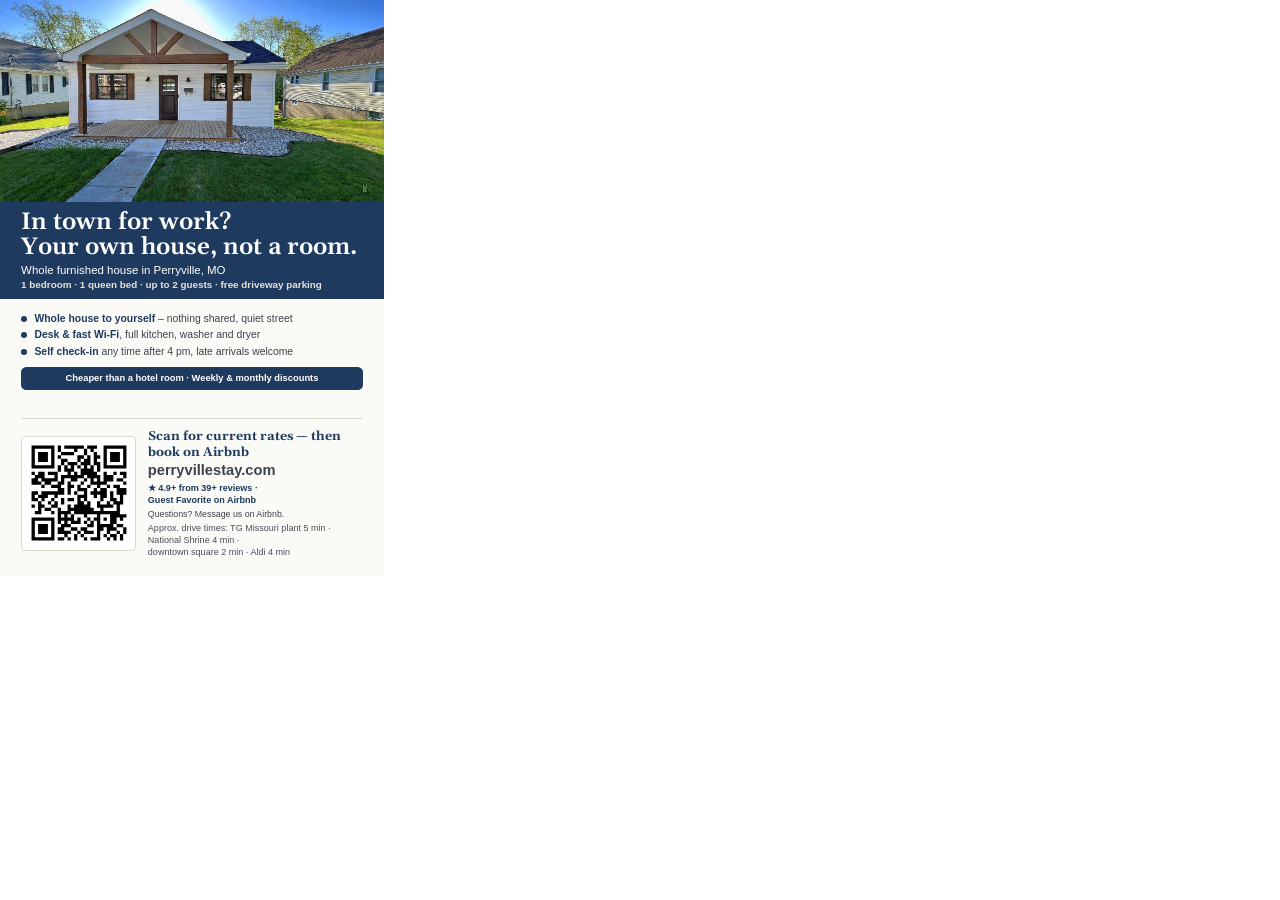
<file: print/photo-card.html>
<!doctype html>
<html lang="en">
<head>
<meta charset="utf-8">
<title>4 x 6 photo card – German-Inspired Home in Perryville</title>
<style>
  /* 4 x 6 in portrait card, exported as a 1200 x 1800 px JPEG for photo printing (e.g. Walmart Photo).
     Keep important content 0.15 in away from the edges – photo labs may trim slightly. */
  * { box-sizing: border-box; }
  html, body { margin: 0; padding: 0; }
  body { width: 4in; height: 6in; font-family: "Helvetica Neue", Arial, sans-serif; color: #1f2328; }
  .card { width: 4in; height: 6in; display: flex; flex-direction: column; background: #fafaf7; overflow: hidden; }
  .photo { position: relative; flex: none; height: 2.1in; background: url("../images/house.jpg") center 62% / cover no-repeat; }
  .photo::after { content: ""; position: absolute; inset: 0; background: linear-gradient(to top, rgba(10,18,30,.85), rgba(10,18,30,0) 62%); }
  .title { position: absolute; left: .22in; right: .22in; bottom: .14in; z-index: 1; color: #fff; }
  .eyebrow { font-size: 6.5pt; letter-spacing: .14em; text-transform: uppercase; font-weight: 700; color: #e7e2d6; margin: 0 0 2pt; }
  h1 { font-family: "Gelasio", Georgia, serif; font-size: 17.8pt; line-height: 1.05; margin: 0 0 3pt; font-weight: 600; }
  .sub { font-size: 8.6pt; margin: 0; }
  .body { flex: 1; padding: .13in .22in .18in; display: flex; flex-direction: column; gap: .09in; }
  .features { margin: 0; padding: 0; list-style: none; display: grid; gap: 2.5pt; }
  .features li { font-size: 7.8pt; line-height: 1.28; color: #3d434a; padding-left: 10pt; position: relative; }
  .features li::before { content: ""; position: absolute; left: 0; top: 3pt; width: 4.5pt; height: 4.5pt; border-radius: 50%; background: #1f3a5f; }
  .features b { color: #1f3a5f; }
  .offers { display: grid; grid-template-columns: repeat(3, 1fr); gap: .06in; }
  .offer { background: #1f3a5f; color: #fff; border-radius: 4pt; padding: 4pt 5pt; }
  .offer b { display: block; font-family: "Gelasio", Georgia, serif; font-size: 10.5pt; line-height: 1.05; }
  .offer span { font-size: 6.4pt; }
  .near { font-size: 7pt; line-height: 1.3; color: #3d434a; margin: 0; padding: 4pt 7pt; border-left: 2.5pt solid #1f3a5f; background: #fff; }
  .bottom { margin-top: auto; display: flex; gap: .12in; align-items: center; border-top: 1px solid #ddd9d0; padding-top: .09in; }
  .qr { width: 1.2in; height: 1.2in; flex: none; background: #fff; padding: 2pt; border-radius: 3pt; border: 1px solid #ddd9d0; }
  .qr img { width: 100%; height: 100%; display: block; }
  .cta h2 { font-family: "Gelasio", Georgia, serif; font-size: 9.5pt; margin: 0 0 1pt; color: #1f3a5f; }
  .cta .url { font-size: 11pt; font-weight: 700; margin: 0 0 2pt; }
  .cta p { font-size: 6.6pt; margin: 0; color: #3d434a; line-height: 1.3; }
  .cta .drive { font-size: 6.8pt; color: #4a5058; margin: 2pt 0 0; line-height: 1.3; text-wrap: balance; }
  /* Small code in the corner showing which tracking QR code this print carries (perryvillestay.com/q/<code>). */
  .qr-tag { position: absolute; right: .14in; bottom: .14in; font: 4.0pt/1 "Helvetica Neue", Arial, sans-serif; color: #a7a39a; letter-spacing: .04em; }
  .photo .qr-tag { top: auto; left: auto; right: .16in; bottom: .1in; writing-mode: vertical-rl; transform: rotate(180deg); color: rgba(255,255,255,.8); text-shadow: 0 0 1.5px rgba(0,0,0,.6); z-index: 2; }
  .band { margin: 0; background: #1f3a5f; color: #fff; border-radius: 4pt; padding: 4pt 6pt; font-size: 7pt; font-weight: 700; text-align: center; line-height: 1.3; }
  .titlebar { flex: none; background: #1f3a5f; color: #fff; padding: .09in .22in .1in; }
  .titlebar .sub { color: #fff; }
  .titlebar .title { position: static; }
  .photo::after { display: none; }
  .facts { font-size: 7.4pt; margin: 2pt 0 0; color: #e7e2d6; font-weight: 600; }
  /* Gelasio (SIL Open Font License, fonts/Gelasio-OFL-LICENSE.txt), metrically close to Georgia, embedded so every PDF uses the same serif. */
  @font-face { font-family: "Gelasio"; src: url("fonts/gelasio-latin-600-normal.woff2") format("woff2"); font-weight: 400 600; }
  @font-face { font-family: "Gelasio"; src: url("fonts/gelasio-latin-700-normal.woff2") format("woff2"); font-weight: 700 900; }
  p, li, h1, h2, h3 { text-wrap: pretty; }
  .nw { white-space: nowrap; }
  .cta .rating { font-size: 6.8pt; font-weight: 700; color: #1f3a5f; margin: 0 0 2pt; }
</style>
</head>
<body>
<div class="card">
  <div class="photo">
  </div>
  <div class="titlebar">
    <div class="title">
      <h1>In town for work?<br>Your own house, not a room.</h1>
      <p class="sub">Whole furnished house in Perryville, MO</p>
        <p class="facts">1 bedroom · 1 queen bed · up to 2 guests · free driveway parking</p>
    </div>
  </div>
  <div class="body">
    <ul class="features">
      <li><b>Whole house to yourself</b> – nothing shared, quiet street</li>
      <li><b>Desk &amp; fast <span class="nw">Wi-Fi</span></b>, full kitchen, washer&nbsp;and&nbsp;dryer</li>
      <li><b>Self check-in</b> any time after 4 pm, late arrivals welcome</li>
    </ul>
    <p class="band">Cheaper than a hotel room · Weekly &amp; monthly discounts</p>
    <div class="bottom">
      <div class="qr"><img src="qr-q-photo.svg" alt="QR code to perryvillestay.com"></div>
      <div class="cta">
        <h2>Scan for current rates — then book on Airbnb</h2>
        <p class="url">perryvillestay.com</p>
        <p class="rating"><span class="nw">★ 4.9+ from 39+ reviews</span>&nbsp;· <span class="nw">Guest Favorite on Airbnb</span></p>
        <p>Questions? Message us on Airbnb.</p>
        <p class="drive">Approx. drive times: TG&nbsp;Missouri&nbsp;plant&nbsp;5&nbsp;min&nbsp;· National&nbsp;Shrine&nbsp;4&nbsp;min&nbsp;· downtown&nbsp;square&nbsp;2&nbsp;min&nbsp;· Aldi&nbsp;4&nbsp;min</p>
</div>
    </div>
  </div>
</div>
<script>
  // Label each page/card with its QR code name, read from the QR image file (qr-q-<code>.svg).
  document.querySelectorAll('.qr img').forEach(img => {
    const m = (img.getAttribute('src') || '').match(/qr-q-([a-z-]+)\.svg/);
    const box = img.closest('.page, .card');
    if (!m || !box) return;
    const host = box.querySelector('.photo') || box;   // inside the photo where there is one
    if (getComputedStyle(host).position === 'static') host.style.position = 'relative';
    const t = document.createElement('span'); t.className = 'qr-tag'; const LABEL = {"flyer": "FL", "bw": "BW", "board": "TB", "half": "HF", "rack": "RK", "rack-visit": "RV", "rack-shrine": "RS", "photo": "PC", "card": "BC", "tg": "FT", "mercy": "FM", "gilster": "FG", "air": "FA", "chamber": "FC", "shrine": "FS", "card-tg": "CT", "card-mercy": "CM", "card-gilster": "CG", "card-air": "CA", "card-chamber": "CC", "card-shrine": "CS"}; t.textContent = LABEL[m[1]] || m[1]; host.appendChild(t);
  });
</script>
</body>
</html>
</file>
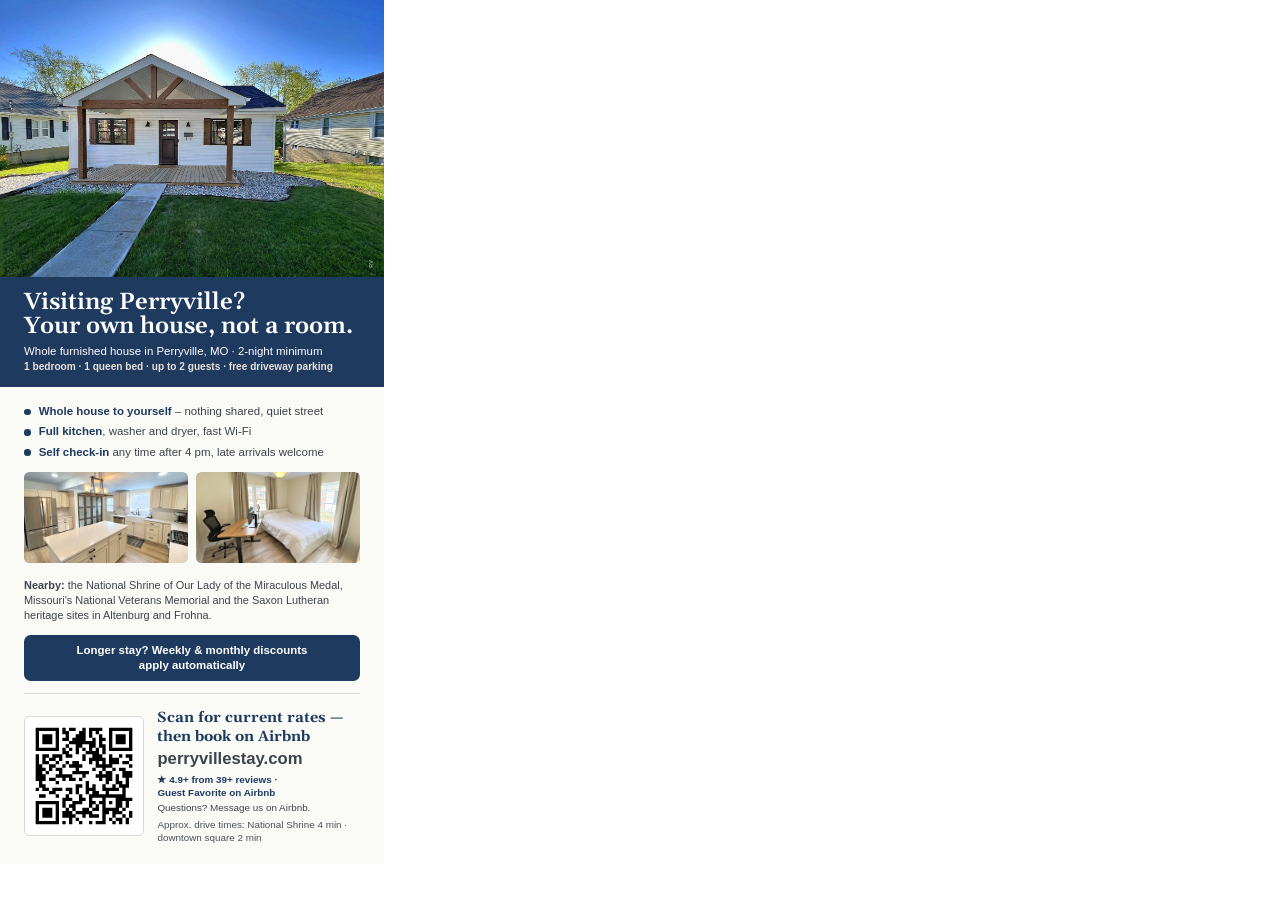
<file: print/rack-card-visit.html>
<!doctype html>
<html lang="en">
<head>
<meta charset="utf-8">
<title>Visitor rack card – German-Inspired Home in Perryville</title>
<style>
  /* Visitor rack card for tourist racks (Shrine gift shop, welcome center, heritage sites); ?qr=shrine prints the Shrine's own QR code.
     One rack card = 4 x 9 in (brochure-rack size). ?up=2 places two side by side on a portrait US Letter sheet with cut marks. */
  @page { margin: 0; }
  * { box-sizing: border-box; }
  html, body { margin: 0; padding: 0; }
  body { font-family: "Helvetica Neue", Arial, sans-serif; color: #1f2328; -webkit-print-color-adjust: exact; print-color-adjust: exact; }
  .sheet { display: flex; }
  .sheet.up2 { width: 8.5in; height: 11in; padding: 1in .25in; gap: 0; position: relative; }
  .sheet.up2 .card { outline: .5pt dashed #b9b4a8; }
  .card { width: 4in; height: 9in; display: flex; flex-direction: column; overflow: hidden; background: #fafaf7; }
  .photo { position: relative; height: 3.3in; background: url("../images/house.jpg") center 78% / cover no-repeat; }
  .photo::after { content: ""; position: absolute; inset: 0; background: linear-gradient(to top, rgba(10,18,30,.85), rgba(10,18,30,0) 60%); }
  .photo .title { position: absolute; left: .25in; right: .25in; bottom: .18in; z-index: 1; color: #fff; }
  .eyebrow { font-size: 6.6pt; letter-spacing: .08em; text-transform: uppercase; font-weight: 700; color: #e7e2d6; margin: 0 0 3pt; }
  h1 { font-family: "Gelasio", Georgia, serif; font-size: 17.5pt; line-height: 1.05; margin: 0 0 4pt; font-weight: 600; }
  .sub { font-size: 8.6pt; margin: 0; line-height: 1.3; }
  .body { flex: 1; padding: .18in .25in .2in; display: flex; flex-direction: column; gap: .13in; }
  .features { margin: 0; padding: 0; list-style: none; display: grid; gap: 4pt; }
  .features li { font-size: 8.6pt; line-height: 1.3; color: #3d434a; padding-left: 11pt; position: relative; }
  .features li::before { content: ""; position: absolute; left: 0; top: 3.5pt; width: 5pt; height: 5pt; border-radius: 50%; background: #1f3a5f; }
  .features b { color: #1f3a5f; }
  .strip { display: grid; grid-template-columns: 1fr 1fr; gap: .08in; }
  .strip img { width: 100%; height: .95in; object-fit: cover; filter: brightness(1.08) contrast(1.04); border-radius: 4pt; display: block; }
  .offers { display: grid; gap: .06in; }
  .offer { background: #1f3a5f; color: #fff; border-radius: 5pt; padding: 5pt 9pt; display: flex; align-items: baseline; gap: 7pt; }
  .offer b { font-family: "Gelasio", Georgia, serif; font-size: 13pt; white-space: nowrap; }
  .offer span { font-size: 8pt; }
  .near { font-size: 8.2pt; line-height: 1.35; color: #3d434a; margin: 2pt 0 0; }
  .bottom { margin-top: auto; display: flex; gap: .14in; align-items: center; border-top: 1px solid #ddd9d0; padding-top: .14in; }
  .qr { width: 1.25in; height: 1.25in; flex: none; background: #fff; padding: 3pt; border-radius: 4pt; border: 1px solid #ddd9d0; }
  .qr img { width: 100%; height: 100%; display: block; }
  .cta h2 { font-family: "Gelasio", Georgia, serif; font-size: 11pt; margin: 0 0 2pt; color: #1f3a5f; }
  .cta .url { font-size: 12.5pt; font-weight: 700; margin: 0 0 3pt; }
  .cta p { font-size: 7.4pt; margin: 0; color: #3d434a; line-height: 1.3; }
  .cta .drive { font-size: 7.4pt; color: #4a5058; margin: 3pt 0 0; line-height: 1.3; text-wrap: balance; }
  /* Small code in the corner showing which tracking QR code this print carries (perryvillestay.com/q/<code>). */
  .qr-tag { position: absolute; right: .08in; bottom: .08in; font: 4.0pt/1 "Helvetica Neue", Arial, sans-serif; color: #a7a39a; letter-spacing: .04em; }
  .photo .qr-tag { top: auto; left: auto; right: .1in; bottom: .1in; writing-mode: vertical-rl; transform: rotate(180deg); color: rgba(255,255,255,.8); text-shadow: 0 0 1.5px rgba(0,0,0,.6); z-index: 2; }
  .band { margin: 0; background: #1f3a5f; color: #fff; border-radius: 5pt; padding: 6pt 9pt; font-size: 8.6pt; font-weight: 700; text-align: center; line-height: 1.3; }
  .titlebar { flex: none; background: #1f3a5f; color: #fff; padding: .13in .25in .15in; }
  .titlebar .sub { color: #fff; }
  .titlebar .title { position: static; }
  .photo::after { display: none; }
  .facts { font-size: 7.6pt; margin: 2pt 0 0; color: #e7e2d6; font-weight: 600; }
  /* Gelasio (SIL Open Font License, fonts/Gelasio-OFL-LICENSE.txt), metrically close to Georgia, embedded so every PDF uses the same serif. */
  @font-face { font-family: "Gelasio"; src: url("fonts/gelasio-latin-600-normal.woff2") format("woff2"); font-weight: 400 600; }
  @font-face { font-family: "Gelasio"; src: url("fonts/gelasio-latin-700-normal.woff2") format("woff2"); font-weight: 700 900; }
  p, li, h1, h2, h3 { text-wrap: pretty; }
  .nw { white-space: nowrap; }
  .cta .rating { font-size: 7.4pt; font-weight: 700; color: #1f3a5f; margin: 0 0 2pt; }
</style>
</head>
<body>
<div class="sheet" id="sheet"></div>
<template id="tpl">
  <div class="card">
    <div class="photo">
    </div>
    <div class="titlebar">
      <div class="title">
        <h1>Visiting Perryville?<br>Your own house, not a room.</h1>
        <p class="sub">Whole furnished house in Perryville, MO · 2-night minimum</p>
        <p class="facts">1 bedroom · 1 queen bed · up to 2 guests · free driveway parking</p>
      </div>
    </div>
    <div class="body">
      <ul class="features">
        <li><b>Whole house to yourself</b> – nothing shared, quiet street</li>
        <li><b>Full kitchen</b>, washer&nbsp;and&nbsp;dryer, fast <span class="nw">Wi-Fi</span></li>
        <li><b>Self check-in</b> any time after 4 pm, late arrivals welcome</li>
      </ul>
      <div class="strip">
        <img src="../images/kitchen-800.jpg" alt="">
        <img src="../images/bedroom-desk-800.jpg" alt="">
      </div>
      <p class="near"><b>Nearby:</b> the National Shrine of Our Lady of the Miraculous Medal, Missouri's National Veterans Memorial and the Saxon Lutheran heritage sites in Altenburg and Frohna.</p>
      <p class="band">Longer stay? Weekly &amp; monthly discounts apply automatically</p>
      <div class="bottom">
        <div class="qr"><img src="qr-q-rack-visit.svg" alt="QR code to perryvillestay.com"></div>
        <div class="cta">
          <h2>Scan for current rates — then book on Airbnb</h2>
          <p class="url">perryvillestay.com</p>
          <p class="rating"><span class="nw">★ 4.9+ from 39+ reviews</span>&nbsp;· <span class="nw">Guest Favorite on Airbnb</span></p>
          <p>Questions? Message us on Airbnb.</p>
          <p class="drive">Approx. drive times: National&nbsp;Shrine&nbsp;4&nbsp;min&nbsp;· downtown&nbsp;square&nbsp;2&nbsp;min</p>
</div>
      </div>
    </div>
  </div>
</template>
<script>
  const up = new URLSearchParams(location.search).get('up') === '2' ? 2 : 1;
  const s = document.getElementById('sheet'), t = document.getElementById('tpl');
  if (up === 2) s.classList.add('up2');
  for (let i = 0; i < up; i++) s.appendChild(t.content.cloneNode(true));
</script>
<script>
  // ?qr=shrine prints the Shrine's own QR code (perryvillestay.com/q/rack-shrine).
  if (new URLSearchParams(location.search).get('qr') === 'shrine') document.querySelectorAll('.qr img').forEach(img => img.src = 'qr-q-rack-shrine.svg');
</script>
<script>
  // Label each page/card with its QR code name, read from the QR image file (qr-q-<code>.svg).
  document.querySelectorAll('.qr img').forEach(img => {
    const m = (img.getAttribute('src') || '').match(/qr-q-([a-z-]+)\.svg/);
    const box = img.closest('.page, .card');
    if (!m || !box) return;
    const host = box.querySelector('.photo') || box;   // inside the photo where there is one
    if (getComputedStyle(host).position === 'static') host.style.position = 'relative';
    const t = document.createElement('span'); t.className = 'qr-tag'; const LABEL = {"flyer": "FL", "bw": "BW", "board": "TB", "half": "HF", "rack": "RK", "rack-visit": "RV", "rack-shrine": "RS", "photo": "PC", "card": "BC", "tg": "FT", "mercy": "FM", "gilster": "FG", "air": "FA", "chamber": "FC", "shrine": "FS", "card-tg": "CT", "card-mercy": "CM", "card-gilster": "CG", "card-air": "CA", "card-chamber": "CC", "card-shrine": "CS"}; t.textContent = LABEL[m[1]] || m[1]; host.appendChild(t);
  });
</script>
</body>
</html>
</file>
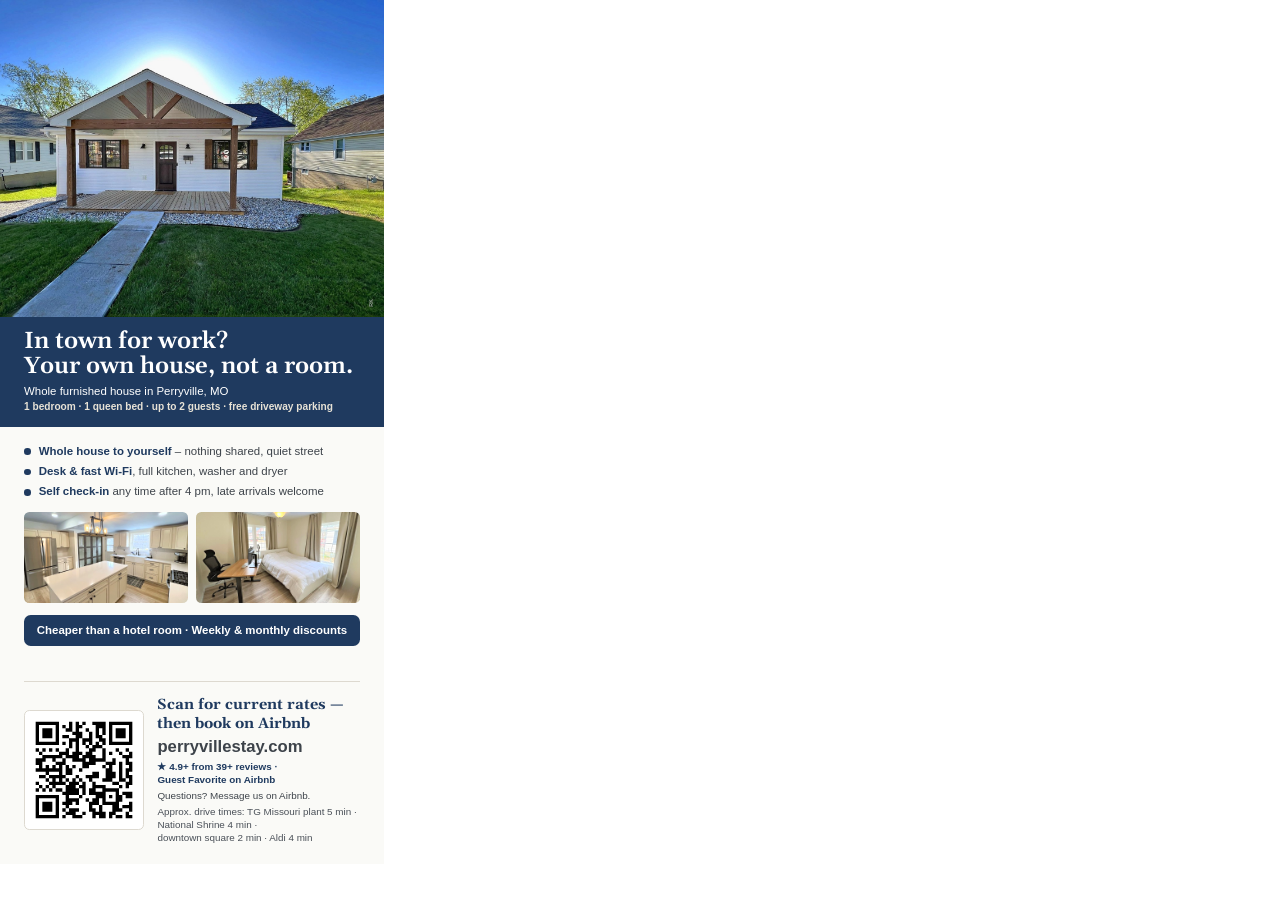
<file: print/rack-card.html>
<!doctype html>
<html lang="en">
<head>
<meta charset="utf-8">
<title>Rack card – German-Inspired Home in Perryville</title>
<style>
  /* Work rack card (Chamber rack and business counters); the visitor version is rack-card-visit.html.
     One rack card = 4 x 9 in (brochure-rack size). ?up=2 places two side by side on a portrait US Letter sheet with cut marks. */
  @page { margin: 0; }
  * { box-sizing: border-box; }
  html, body { margin: 0; padding: 0; }
  body { font-family: "Helvetica Neue", Arial, sans-serif; color: #1f2328; -webkit-print-color-adjust: exact; print-color-adjust: exact; }
  .sheet { display: flex; }
  .sheet.up2 { width: 8.5in; height: 11in; padding: 1in .25in; gap: 0; position: relative; }
  .sheet.up2 .card { outline: .5pt dashed #b9b4a8; }
  .card { width: 4in; height: 9in; display: flex; flex-direction: column; overflow: hidden; background: #fafaf7; }
  .photo { position: relative; height: 3.3in; background: url("../images/house.jpg") center 78% / cover no-repeat; }
  .photo::after { content: ""; position: absolute; inset: 0; background: linear-gradient(to top, rgba(10,18,30,.85), rgba(10,18,30,0) 60%); }
  .photo .title { position: absolute; left: .25in; right: .25in; bottom: .18in; z-index: 1; color: #fff; }
  .eyebrow { font-size: 6.6pt; letter-spacing: .08em; text-transform: uppercase; font-weight: 700; color: #e7e2d6; margin: 0 0 3pt; }
  h1 { font-family: "Gelasio", Georgia, serif; font-size: 17.5pt; line-height: 1.05; margin: 0 0 4pt; font-weight: 600; }
  .sub { font-size: 8.6pt; margin: 0; line-height: 1.3; }
  .body { flex: 1; padding: .18in .25in .2in; display: flex; flex-direction: column; gap: .13in; }
  .features { margin: 0; padding: 0; list-style: none; display: grid; gap: 4pt; }
  .features li { font-size: 8.6pt; line-height: 1.3; color: #3d434a; padding-left: 11pt; position: relative; }
  .features li::before { content: ""; position: absolute; left: 0; top: 3.5pt; width: 5pt; height: 5pt; border-radius: 50%; background: #1f3a5f; }
  .features b { color: #1f3a5f; }
  .strip { display: grid; grid-template-columns: 1fr 1fr; gap: .08in; }
  .strip img { width: 100%; height: .95in; object-fit: cover; filter: brightness(1.08) contrast(1.04); border-radius: 4pt; display: block; }
  .offers { display: grid; gap: .06in; }
  .offer { background: #1f3a5f; color: #fff; border-radius: 5pt; padding: 5pt 9pt; display: flex; align-items: baseline; gap: 7pt; }
  .offer b { font-family: "Gelasio", Georgia, serif; font-size: 13pt; white-space: nowrap; }
  .offer span { font-size: 8pt; }
  .near { font-size: 8.2pt; line-height: 1.35; color: #3d434a; margin: 2pt 0 0; }
  .bottom { margin-top: auto; display: flex; gap: .14in; align-items: center; border-top: 1px solid #ddd9d0; padding-top: .14in; }
  .qr { width: 1.25in; height: 1.25in; flex: none; background: #fff; padding: 3pt; border-radius: 4pt; border: 1px solid #ddd9d0; }
  .qr img { width: 100%; height: 100%; display: block; }
  .cta h2 { font-family: "Gelasio", Georgia, serif; font-size: 11pt; margin: 0 0 2pt; color: #1f3a5f; }
  .cta .url { font-size: 12.5pt; font-weight: 700; margin: 0 0 3pt; }
  .cta p { font-size: 7.4pt; margin: 0; color: #3d434a; line-height: 1.3; }
  .cta .drive { font-size: 7.4pt; color: #4a5058; margin: 3pt 0 0; line-height: 1.3; text-wrap: balance; }
  /* Small code in the corner showing which tracking QR code this print carries (perryvillestay.com/q/<code>). */
  .qr-tag { position: absolute; right: .08in; bottom: .08in; font: 4.0pt/1 "Helvetica Neue", Arial, sans-serif; color: #a7a39a; letter-spacing: .04em; }
  .photo .qr-tag { top: auto; left: auto; right: .1in; bottom: .1in; writing-mode: vertical-rl; transform: rotate(180deg); color: rgba(255,255,255,.8); text-shadow: 0 0 1.5px rgba(0,0,0,.6); z-index: 2; }
  .band { margin: 0; background: #1f3a5f; color: #fff; border-radius: 5pt; padding: 6pt 9pt; font-size: 8.6pt; font-weight: 700; text-align: center; line-height: 1.3; }
  .titlebar { flex: none; background: #1f3a5f; color: #fff; padding: .13in .25in .15in; }
  .titlebar .sub { color: #fff; }
  .titlebar .title { position: static; }
  .photo::after { display: none; }
  .facts { font-size: 7.6pt; margin: 2pt 0 0; color: #e7e2d6; font-weight: 600; }
  /* Gelasio (SIL Open Font License, fonts/Gelasio-OFL-LICENSE.txt), metrically close to Georgia, embedded so every PDF uses the same serif. */
  @font-face { font-family: "Gelasio"; src: url("fonts/gelasio-latin-600-normal.woff2") format("woff2"); font-weight: 400 600; }
  @font-face { font-family: "Gelasio"; src: url("fonts/gelasio-latin-700-normal.woff2") format("woff2"); font-weight: 700 900; }
  p, li, h1, h2, h3 { text-wrap: pretty; }
  .nw { white-space: nowrap; }
  .cta .rating { font-size: 7.4pt; font-weight: 700; color: #1f3a5f; margin: 0 0 2pt; }
</style>
</head>
<body>
<div class="sheet" id="sheet"></div>
<template id="tpl">
  <div class="card">
    <div class="photo">
    </div>
    <div class="titlebar">
      <div class="title">
        <h1>In town for work?<br>Your own house, not a room.</h1>
        <p class="sub">Whole furnished house in Perryville, MO</p>
        <p class="facts">1 bedroom · 1 queen bed · up to 2 guests · free driveway parking</p>
      </div>
    </div>
    <div class="body">
      <ul class="features">
        <li><b>Whole house to yourself</b> – nothing shared, quiet street</li>
        <li><b>Desk &amp; fast <span class="nw">Wi-Fi</span></b>, full kitchen, washer&nbsp;and&nbsp;dryer</li>
        <li><b>Self check-in</b> any time after 4 pm, late arrivals welcome</li>
      </ul>
      <div class="strip">
        <img src="../images/kitchen-800.jpg" alt="">
        <img src="../images/bedroom-desk-800.jpg" alt="">
      </div>
      <p class="band">Cheaper than a hotel room · Weekly &amp; monthly discounts</p>
      <div class="bottom">
        <div class="qr"><img src="qr-q-rack.svg" alt="QR code to perryvillestay.com"></div>
        <div class="cta">
          <h2>Scan for current rates — then book on Airbnb</h2>
          <p class="url">perryvillestay.com</p>
          <p class="rating"><span class="nw">★ 4.9+ from 39+ reviews</span>&nbsp;· <span class="nw">Guest Favorite on Airbnb</span></p>
          <p>Questions? Message us on Airbnb.</p>
          <p class="drive" data-drive>Approx. drive times: TG&nbsp;Missouri&nbsp;plant&nbsp;5&nbsp;min&nbsp;· National&nbsp;Shrine&nbsp;4&nbsp;min&nbsp;· downtown&nbsp;square&nbsp;2&nbsp;min&nbsp;· Aldi&nbsp;4&nbsp;min</p>
</div>
      </div>
    </div>
  </div>
</template>
<script>
  const up = new URLSearchParams(location.search).get('up') === '2' ? 2 : 1;
  const s = document.getElementById('sheet'), t = document.getElementById('tpl');
  if (up === 2) s.classList.add('up2');
  for (let i = 0; i < up; i++) s.appendChild(t.content.cloneNode(true));
</script>
<script>
  // Label each page/card with its QR code name, read from the QR image file (qr-q-<code>.svg).
  document.querySelectorAll('.qr img').forEach(img => {
    const m = (img.getAttribute('src') || '').match(/qr-q-([a-z-]+)\.svg/);
    const box = img.closest('.page, .card');
    if (!m || !box) return;
    const host = box.querySelector('.photo') || box;   // inside the photo where there is one
    if (getComputedStyle(host).position === 'static') host.style.position = 'relative';
    const t = document.createElement('span'); t.className = 'qr-tag'; const LABEL = {"flyer": "FL", "bw": "BW", "board": "TB", "half": "HF", "rack": "RK", "rack-visit": "RV", "rack-shrine": "RS", "photo": "PC", "card": "BC", "tg": "FT", "mercy": "FM", "gilster": "FG", "air": "FA", "chamber": "FC", "shrine": "FS", "card-tg": "CT", "card-mercy": "CM", "card-gilster": "CG", "card-air": "CA", "card-chamber": "CC", "card-shrine": "CS"}; t.textContent = LABEL[m[1]] || m[1]; host.appendChild(t);
  });
</script>
</body>
</html>
</file>
<file: styles.css>
:root {
  --bg: #fafaf7;
  --bg-alt: #f0eee8;
  --text: #1f2328;
  --muted: #5b6168;
  --accent: #1f3a5f;
  --accent-text: #ffffff;
  --line: #ddd9d0;
  --radius: 10px;
  --wrap: 1100px;
  --font: -apple-system, BlinkMacSystemFont, "Segoe UI", Roboto, "Helvetica Neue", Arial, sans-serif;
  --font-head: Georgia, "Times New Roman", serif;
}

* { box-sizing: border-box; }
html { scroll-behavior: smooth; }
body { margin: 0; background: var(--bg); color: var(--text); font-family: var(--font); font-size: 17px; line-height: 1.6; }
img { max-width: 100%; display: block; }
a { color: var(--accent); }
h1, h2, h3 { font-family: var(--font-head); font-weight: 600; line-height: 1.2; margin: 0 0 .6em; }
h1 { font-size: clamp(2rem, 5vw, 3.2rem); }
h2 { font-size: clamp(1.6rem, 3.5vw, 2.2rem); }
h3 { font-size: 1.2rem; }
p { margin: 0 0 1em; }

.wrap { max-width: var(--wrap); margin: 0 auto; padding: 0 16px; }
.narrow { max-width: 720px; }
.center { text-align: center; }
.skip { position: absolute; left: -999px; }
.skip:focus { left: 16px; top: 8px; background: #fff; padding: 8px 12px; z-index: 10; }

.topbar { position: sticky; top: 0; z-index: 5; background: rgba(250, 250, 247, .95); border-bottom: 1px solid var(--line); backdrop-filter: blur(6px); }
.topbar__inner { display: flex; align-items: center; justify-content: space-between; gap: 16px; min-height: 60px; flex-wrap: wrap; }
.brand { font-family: var(--font-head); font-size: 1.25rem; font-weight: 600; text-decoration: none; color: var(--text); }
.nav { display: flex; align-items: center; gap: 18px; flex-wrap: wrap; }
.nav a { text-decoration: none; color: var(--text); font-size: .95rem; }
.nav a:not(.btn) { display: none; }
@media (min-width: 760px) { .nav a:not(.btn) { display: inline; } }

.btn { display: inline-block; background: var(--accent); color: var(--accent-text); text-decoration: none; padding: 12px 22px; border-radius: 999px; font-weight: 600; border: 2px solid var(--accent); }
.nav a.btn { color: var(--accent-text); }
.btn:hover, .btn:focus-visible { filter: brightness(1.15); }
.btn--small { padding: 7px 16px; font-size: .9rem; }
.btn--ghost { background: transparent; color: #fff; border-color: #fff; }

.hero { position: relative; min-height: 78vh; display: grid; }
.hero__img { grid-area: 1 / 1; width: 100%; height: 100%; object-fit: cover; min-height: 78vh; }
.hero__overlay { grid-area: 1 / 1; display: flex; align-items: flex-end; background: linear-gradient(to top, rgba(10, 18, 30, .78), rgba(10, 18, 30, .15) 60%); }
.hero__text { color: #fff; padding-bottom: 48px; padding-top: 120px; }
.hero__text .eyebrow { color: #e7e2d6; }
.lead { font-size: clamp(1.05rem, 2.2vw, 1.3rem); max-width: 640px; }
.cta-row { display: flex; gap: 12px; flex-wrap: wrap; margin: 20px 0 14px; }
.badges { font-size: .95rem; color: #e7e2d6; margin: 0; }

.eyebrow { text-transform: uppercase; letter-spacing: .12em; font-size: .8rem; font-weight: 600; color: var(--muted); margin-bottom: .6em; }
.section { padding: 72px 0; }
.section--alt { background: var(--bg-alt); }
.intro { max-width: 760px; color: var(--muted); font-size: 1.08rem; }

.grid { display: grid; gap: 18px; margin: 28px 0; }
@media (min-width: 760px) { .grid--3 { grid-template-columns: repeat(3, 1fr); } .grid--2 { grid-template-columns: repeat(2, 1fr); } }
.card { background: #fff; border: 1px solid var(--line); border-radius: var(--radius); padding: 22px; }
.card p, .card li { color: var(--muted); }
.card ul { margin: 0; padding-left: 1.1em; }
.card li { margin-bottom: .4em; }

.offer { display: grid; gap: 12px; margin: 8px 0 18px; }
@media (min-width: 760px) { .offer { grid-template-columns: repeat(3, 1fr); } }
.offer__item { display: flex; align-items: baseline; gap: 12px; background: var(--accent); color: #fff; border-radius: var(--radius); padding: 18px 20px; }
.offer__num { font-family: var(--font-head); font-size: 2rem; font-weight: 600; white-space: nowrap; }
.note { color: var(--muted); max-width: 760px; }

.gallery { display: grid; gap: 12px; margin-top: 28px; grid-template-columns: repeat(2, 1fr); }
@media (min-width: 900px) { .gallery { grid-template-columns: repeat(3, 1fr); } .gallery__wide { grid-column: span 2; grid-row: span 2; } }
.gallery figure { margin: 0; background: #fff; border-radius: var(--radius); overflow: hidden; border: 1px solid var(--line); display: flex; flex-direction: column; }
.gallery img { width: 100%; aspect-ratio: 4 / 3; object-fit: cover; flex: 1; }
.gallery__wide img { aspect-ratio: auto; height: 100%; }
.gallery figcaption { font-size: .9rem; color: var(--muted); padding: 8px 12px; }

.cta-final { background: var(--accent); color: #fff; }
.cta-final p { color: #e7e2d6; }
.cta-final .btn { background: #fff; color: var(--accent); border-color: #fff; }

.footer { padding: 32px 0; border-top: 1px solid var(--line); font-size: .95rem; color: var(--muted); }
.footer p { margin: 0 0 .4em; }
.small { font-size: .85rem; }
</file>
